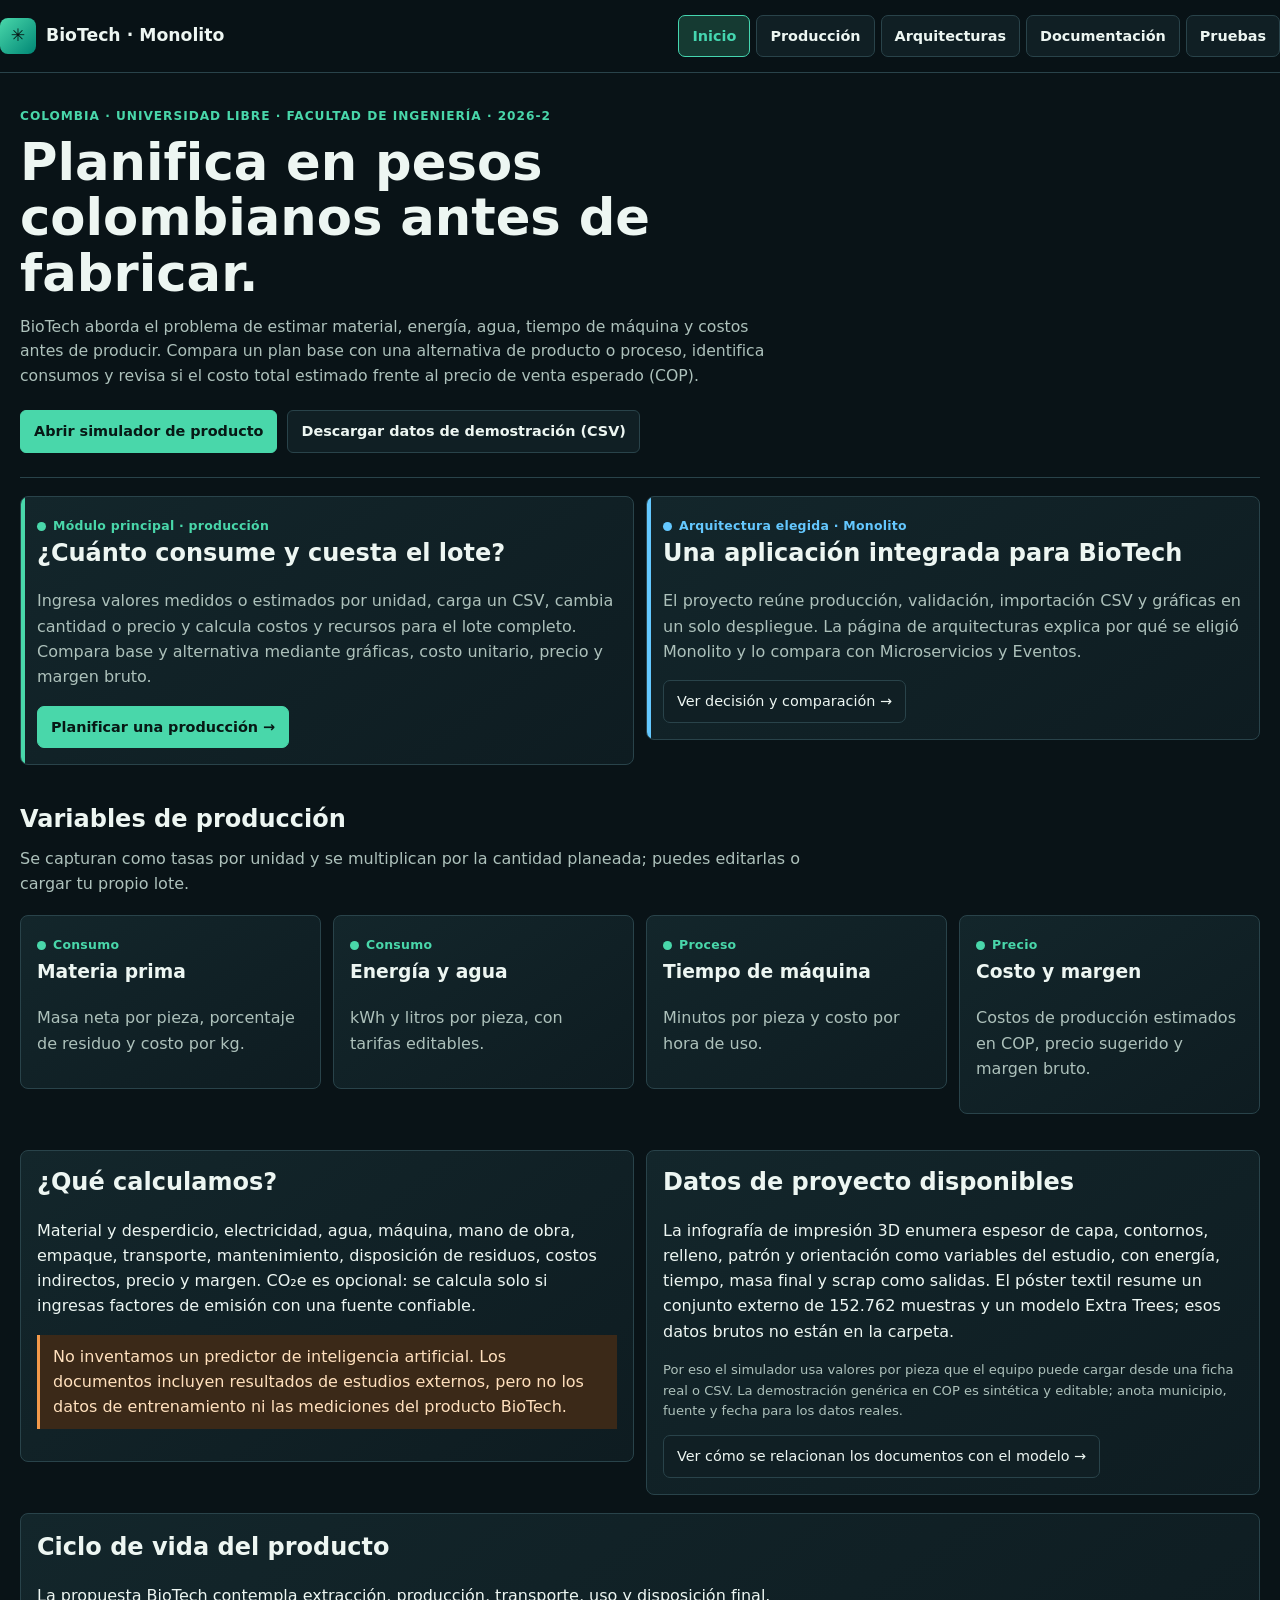
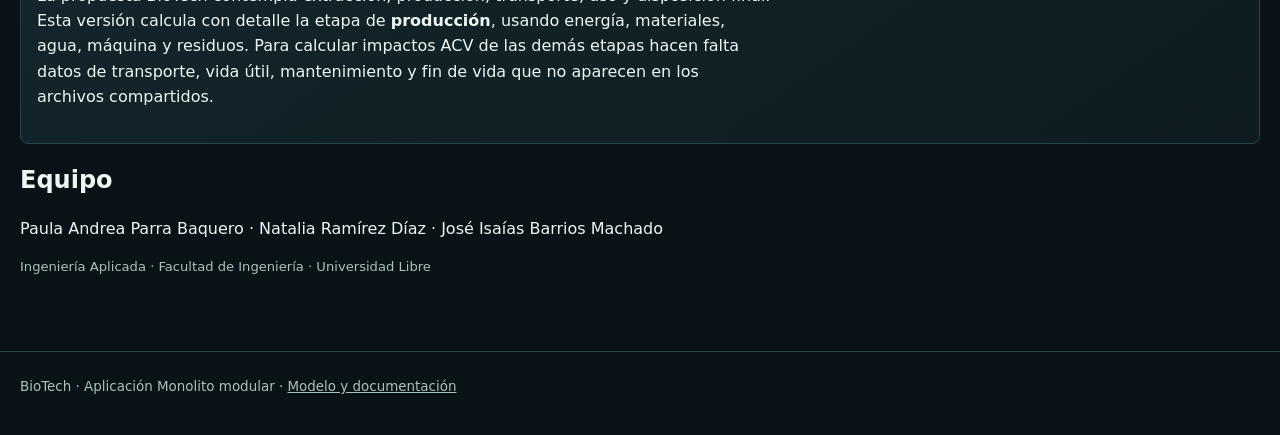
<file: index.html>
<!doctype html>
<html lang="es"><head><meta charset="utf-8"><meta name="viewport" content="width=device-width,initial-scale=1"><meta name="description" content="BioTech integra el cálculo de producción y la comparación de arquitecturas en un monolito modular."><title>BioTech | Aplicación Monolito</title>
<link rel="stylesheet" href="assets/biotech.css?v=20261029-v1">
<link rel="stylesheet" href="assets/production.css?v=20261029-v1">
<link rel="stylesheet" href="assets/simulator.css?v=20261029-v1">
<link rel="stylesheet" href="assets/app-shell.css?v=20261029-v1"></head><body><a class="skip" href="#production">Saltar al contenido de la aplicación</a>
<header class="top"><div class="wrap nav"><a class="brand" href="#inicio"><span class="brand-mark">✳</span>BioTech · Monolito</a><nav class="links" aria-label="Secciones de la aplicación"><a data-route="inicio" href="#inicio">Inicio</a><a data-route="production" href="#production">Producción</a><a data-route="simulador" href="#simulador">Arquitecturas</a><a href="documentacion.html">Documentación</a><a href="pruebas.html">Pruebas</a></nav></div></header>
<main id="app-shell">
<section id="inicio" class="app-view wrap is-active"><section class="hero"><div class="eyebrow">Colombia · Universidad Libre · Facultad de Ingeniería · 2026-2</div><h1>Planifica en pesos colombianos antes de fabricar.</h1><p>BioTech aborda el problema de estimar material, energía, agua, tiempo de máquina y costos antes de producir. Compara un plan base con una alternativa de producto o proceso, identifica consumos y revisa si el costo total estimado frente al precio de venta esperado (COP).</p><div class="hero-actions"><a class="button primary" href="#production">Abrir simulador de producto</a><a class="button" href="datos/produccion_demo.csv" download>Descargar datos de demostración (CSV)</a></div></section>
<section class="section grid g2"><article class="card arch" style="--arch:var(--green)"><span class="badge">Módulo principal · producción</span><h2>¿Cuánto consume y cuesta el lote?</h2><p>Ingresa valores medidos o estimados por unidad, carga un CSV, cambia cantidad o precio y calcula costos y recursos para el lote completo. Compara base y alternativa mediante gráficas, costo unitario, precio y margen bruto.</p><a class="button primary" href="#production">Planificar una producción →</a></article><article class="card arch" style="--arch:var(--event)"><span class="badge">Arquitectura elegida · Monolito</span><h2>Una aplicación integrada para BioTech</h2><p>El proyecto reúne producción, validación, importación CSV y gráficas en un solo despliegue. La página de arquitecturas explica por qué se eligió Monolito y lo compara con Microservicios y Eventos.</p><a class="button" href="#simulador">Ver decisión y comparación →</a></article></section>
<section class="section"><h2 class="section-title">Variables de producción</h2><p class="section-intro">Se capturan como tasas por unidad y se multiplican por la cantidad planeada; puedes editarlas o cargar tu propio lote.</p><div class="grid g4"><article class="card"><span class="badge">Consumo</span><h3>Materia prima</h3><p class="muted">Masa neta por pieza, porcentaje de residuo y costo por kg.</p></article><article class="card"><span class="badge">Consumo</span><h3>Energía y agua</h3><p class="muted">kWh y litros por pieza, con tarifas editables.</p></article><article class="card"><span class="badge">Proceso</span><h3>Tiempo de máquina</h3><p class="muted">Minutos por pieza y costo por hora de uso.</p></article><article class="card"><span class="badge">Precio</span><h3>Costo y margen</h3><p class="muted">Costos de producción estimados en COP, precio sugerido y margen bruto.</p></article></div></section>
<section class="section grid g2"><article class="card"><h2>¿Qué calculamos?</h2><p>Material y desperdicio, electricidad, agua, máquina, mano de obra, empaque, transporte, mantenimiento, disposición de residuos, costos indirectos, precio y margen. CO₂e es opcional: se calcula solo si ingresas factores de emisión con una fuente confiable.</p><p class="callout">No inventamos un predictor de inteligencia artificial. Los documentos incluyen resultados de estudios externos, pero no los datos de entrenamiento ni las mediciones del producto BioTech.</p></article><article class="card"><h2>Datos de proyecto disponibles</h2><p>La infografía de impresión 3D enumera espesor de capa, contornos, relleno, patrón y orientación como variables del estudio, con energía, tiempo, masa final y scrap como salidas. El póster textil resume un conjunto externo de 152.762 muestras y un modelo Extra Trees; esos datos brutos no están en la carpeta.</p><p class="small muted">Por eso el simulador usa valores por pieza que el equipo puede cargar desde una ficha real o CSV. La demostración genérica en COP es sintética y editable; anota municipio, fuente y fecha para los datos reales.</p><a class="button" href="documentacion.html#modelo">Ver cómo se relacionan los documentos con el modelo →</a></article></section>
<section class="section card"><h2>Ciclo de vida del producto</h2><p>La propuesta BioTech contempla extracción, producción, transporte, uso y disposición final. Esta versión calcula con detalle la etapa de <strong>producción</strong>, usando energía, materiales, agua, máquina y residuos. Para calcular impactos ACV de las demás etapas hacen falta datos de transporte, vida útil, mantenimiento y fin de vida que no aparecen en los archivos compartidos.</p></section>
<section class="section"><h2 class="section-title">Equipo</h2><p>Paula Andrea Parra Baquero · Natalia Ramírez Díaz · José Isaías Barrios Machado</p><p class="muted small">Ingeniería Aplicada · Facultad de Ingeniería · Universidad Libre</p></section></section>
<section id="production" class="app-view wrap production-app" data-production-simulator>
<section class="hero hero-compact">
<div class="eyebrow">Cálculo de recursos · costos · sostenibilidad</div>
<h1>¿Cuánto consume y cuesta fabricar este lote?</h1>
<p>Escribe los datos de cualquier producto o carga una plantilla. Primero compara consumos por unidad; luego calcula el costo del lote y el precio sugerido.</p>
<p class="product-current">Producto analizado: <strong data-product-name>Producto personalizado</strong>
</p>
<p class="small muted">Colombia · Pesos colombianos (COP). Sustituye las tarifas de ejemplo por las de tu municipio, proveedor y proceso.</p>
</section>
<section class="prod-layout section">
<aside class="prod-controls card">
  <div class="section-head">
<div>
<span class="eyebrow">01 · Producto y lote</span>
<h2>Datos de entrada</h2>
</div>
<span class="run-state" data-production-run-state>Completa los datos</span>
</div>
  <label class="prod-field">
<span>Producto</span>
<input name="product" type="text" placeholder="Ej. botella, mesa, pieza metálica" maxlength="100">
</label>
  <label class="prod-field">
<span>Municipio donde se produce</span>
<input name="location" type="text" placeholder="Ej. Bogotá D.C. (opcional)" maxlength="80">
</label>
<label class="prod-field">
<span>Fuente y fecha de los datos</span>
<input name="data_source" type="text" placeholder="Ej. factura o ficha técnica, mes/año (opcional)" maxlength="160">
</label>
<label class="prod-field">
<span>Unidades a fabricar</span>
<div class="input-pair">
<input data-label="Unidades a fabricar" name="quantity" type="number" min="1" max="1000000" step="1" required>
<span>unidades</span>
</div>
</label>
  <details class="production-advanced">
<summary>Tarifas y objetivo de rentabilidad</summary>
  <h3>Tarifas de producción · Colombia</h3>
  <button class="button subtle" type="button" data-bogota-tariffs>Usar referencia pública Bogotá · industrial</button>
<p class="small muted">Referencia de servicios públicos; verifica la factura del proceso. Otros valores siguen siendo datos de demostración.</p>
  <label class="prod-field">
<span>Electricidad</span>
<div class="input-pair">
<input data-label="Tarifa de electricidad" name="electricity_rate" type="number" min="0" max="100000000" step="0.0001" required>
<span>COP/kWh</span>
</div>
</label>
  <label class="prod-field">
<span>Agua + alcantarillado</span>
<div class="input-pair">
<input data-label="Tarifa de agua y alcantarillado" name="water_rate" type="number" min="0" max="100000000" step="0.01" required>
<span>COP/m³</span>
</div>
</label>
  <label class="prod-field">
<span>Uso de máquina</span>
<div class="input-pair">
<input data-label="Costo de uso de máquina" name="machine_rate" type="number" min="0" max="100000000" step="100" required>
<span>COP/hora</span>
</div>
</label>
  <label class="prod-field">
<span>Disposición de residuo</span>
<div class="input-pair">
<input data-label="Costo de disposición de residuos" name="waste_rate" type="number" min="0" max="100000000" step="100" required>
<span>COP/kg</span>
</div>
</label>
<label class="prod-field">
<span>Costos indirectos</span>
<div class="input-pair">
<input data-label="Costos indirectos" name="overhead_pct" type="number" min="0" max="300" step="1" required>
<span>% del subtotal</span>
</div>
</label>
<label class="prod-field">
<span>Margen bruto objetivo</span>
<div class="input-pair">
<input data-label="Margen bruto objetivo" name="target_margin_pct" type="number" min="0" max="90" step="1" required>
<span>% del precio</span>
</div>
<small class="muted">Se calcula un precio sugerido para cubrir el costo total estimado y alcanzar este margen.</small>
</label>
</details>
  <div class="button-row">
<button class="button primary run-button" type="button" data-production-run>Calcular lote</button>
<button class="button subtle" type="button" data-production-reset>Restablecer</button>
</div>
<div data-production-errors hidden aria-live="polite">
</div>
  <div class="preset-block">
<div class="preset-title">
<strong>Demostraciones</strong>
<span class="small muted">cargar + calcular</span>
</div>
<div class="scenarios">
<button class="scenario-btn" data-production-preset="demo">Ejemplo genérico (COP)</button>
<button class="scenario-btn" data-production-preset="small">Lote pequeño</button>
<button class="scenario-btn" data-production-preset="large">Lote grande</button>
</div>
</div>
  <details class="csv-loader">
<summary>Cargar datos de producto desde CSV</summary>
<p class="small muted">La plantilla incluye una fila por comparación: lote, plan base, alternativa y tarifas.</p>
<label class="button file-button" for="production-csv-file">Elegir CSV de producción</label>
<input id="production-csv-file" data-production-csv type="file" accept=".csv,text/csv">
<div data-production-csv-ready hidden>
<label for="production-csv-row">Producto del archivo</label>
<select id="production-csv-row" data-production-csv-row>
</select>
<p class="small muted" data-production-csv-message>
</p>
<button class="button" type="button" data-load-production-csv>Cargar variables</button>
</div>
<p class="small">
<a href="datos/produccion_demo.csv" download>Descargar plantilla con datos demostrativos</a>
</p>
</details>
  <details class="csv-loader">
<summary>Factores opcionales para CO₂e</summary>
<p class="small muted">Añádelos solo si tienes factores de una fuente confiable. Si faltan, BioTech no inventa el cálculo de emisiones.</p>
<label class="prod-field">
<span>Electricidad</span>
<div class="input-pair">
<input name="grid_factor" type="number" min="0" max="10000" step="0.001" placeholder="factor">
<span>kg CO₂e/kWh</span>
</div>
</label>
<label class="prod-field">
<span>Material</span>
<div class="input-pair">
<input name="material_factor" type="number" min="0" max="100000" step="0.001" placeholder="factor">
<span>kg CO₂e/kg</span>
</div>
</label>
<label class="prod-field">
<span>Agua</span>
<div class="input-pair">
<input name="water_factor" type="number" min="0" max="100000" step="0.001" placeholder="factor">
<span>kg CO₂e/m³</span>
</div>
</label>
</details>
</aside>
<div class="prod-main">
  <section class="plan-grid">
<article class="card plan-card">
<div class="plan-title">
<span class="plan-mark base-mark">A</span>
<div>
<span class="eyebrow">Referencia</span>
<h2>Plan base</h2>
</div>
</div>
<p class="small muted">Ingresa valores para una unidad que cumple calidad.</p>
<label class="prod-field">
<span>Masa de producto terminado por unidad</span>
<div class="input-pair">
<input data-label="Material base por unidad" name="base_material_kg" type="number" min="0.0001" max="100000" step="0.0001" required>
<span>kg/unidad</span>
</div>
</label>
<label class="prod-field">
<span>Electricidad por unidad</span>
<div class="input-pair">
<input data-label="Electricidad base por unidad" name="base_energy_kwh" type="number" min="0" max="1000000" step="0.001" required>
<span>kWh</span>
</div>
</label>
<label class="prod-field">
<span>Agua por unidad</span>
<div class="input-pair">
<input data-label="Agua base por unidad" name="base_water_l" type="number" min="0" max="1000000" step="0.001" required>
<span>L</span>
</div>
</label>
<label class="prod-field">
<span>Tiempo de máquina</span>
<div class="input-pair">
<input data-label="Tiempo de máquina base" name="base_time_min" type="number" min="0" max="100000" step="0.1" required>
<span>min/unidad</span>
</div>
</label>
<label class="prod-field">
<span>Material perdido o rechazado</span>
<div class="input-pair">
<input data-label="Residuo base" name="base_scrap_pct" type="number" min="0" max="95" step="0.1" required>
<span>% del material que entra</span>
</div>
</label>
<label class="prod-field">
<span>Precio del material</span>
<div class="input-pair">
<input data-label="Precio del material base" name="base_material_price" type="number" min="0" max="1000000000" step="100" required>
<span>COP/kg</span>
</div>
</label>
<label class="prod-field">
<span>Precio de venta previsto</span>
<div class="input-pair">
<input data-label="Precio de venta base" name="base_sale_price" type="number" min="0" max="1000000000" step="100" required>
<span>COP/unidad</span>
</div>
</label>
<details class="plan-advanced">
<summary>Costos adicionales por unidad</summary>
<label class="prod-field">
<span>Mano de obra por unidad</span>
<div class="input-pair">
<input data-label="Mano de obra base" name="base_labor_cop" type="number" min="0" max="1000000000" step="100" required>
<span>COP/unidad</span>
</div>
</label>
<label class="prod-field">
<span>Empaque por unidad</span>
<div class="input-pair">
<input data-label="Empaque base" name="base_packaging_cop" type="number" min="0" max="1000000000" step="100" required>
<span>COP/unidad</span>
</div>
</label>
<label class="prod-field">
<span>Transporte por unidad</span>
<div class="input-pair">
<input data-label="Transporte base" name="base_transport_cop" type="number" min="0" max="1000000000" step="100" required>
<span>COP/unidad</span>
</div>
</label>
<label class="prod-field">
<span>Mantenimiento de máquina</span>
<div class="input-pair">
<input data-label="Mantenimiento base" name="base_maintenance_cop_h" type="number" min="0" max="1000000000" step="100" required>
<span>COP/hora</span>
</div>
</label>
</details>
</article>
  <article class="card plan-card alt-plan">
<div class="plan-title">
<span class="plan-mark alt-mark">B</span>
<div>
<span class="eyebrow">Propuesta</span>
<h2>Alternativa</h2>
</div>
</div>
<p class="small muted">Usa la misma cantidad del plan base y cambia solo lo que estás comparando.</p>
<label class="prod-field">
<span>Masa de producto terminado por unidad</span>
<div class="input-pair">
<input data-label="Material alternativo por unidad" name="alt_material_kg" type="number" min="0.0001" max="100000" step="0.0001" required>
<span>kg/unidad</span>
</div>
</label>
<label class="prod-field">
<span>Electricidad por unidad</span>
<div class="input-pair">
<input data-label="Electricidad alternativa por unidad" name="alt_energy_kwh" type="number" min="0" max="1000000" step="0.001" required>
<span>kWh</span>
</div>
</label>
<label class="prod-field">
<span>Agua por unidad</span>
<div class="input-pair">
<input data-label="Agua alternativa por unidad" name="alt_water_l" type="number" min="0" max="1000000" step="0.001" required>
<span>L</span>
</div>
</label>
<label class="prod-field">
<span>Tiempo de máquina</span>
<div class="input-pair">
<input data-label="Tiempo de máquina alternativo" name="alt_time_min" type="number" min="0" max="100000" step="0.1" required>
<span>min/unidad</span>
</div>
</label>
<label class="prod-field">
<span>Material perdido o rechazado</span>
<div class="input-pair">
<input data-label="Residuo alternativo" name="alt_scrap_pct" type="number" min="0" max="95" step="0.1" required>
<span>% del material que entra</span>
</div>
</label>
<label class="prod-field">
<span>Precio del material</span>
<div class="input-pair">
<input data-label="Precio del material alternativo" name="alt_material_price" type="number" min="0" max="1000000000" step="100" required>
<span>COP/kg</span>
</div>
</label>
<label class="prod-field">
<span>Precio de venta previsto</span>
<div class="input-pair">
<input data-label="Precio de venta alternativo" name="alt_sale_price" type="number" min="0" max="1000000000" step="100" required>
<span>COP/unidad</span>
</div>
</label>
<details class="plan-advanced">
<summary>Costos adicionales por unidad</summary>
<label class="prod-field">
<span>Mano de obra por unidad</span>
<div class="input-pair">
<input data-label="Mano de obra alternativa" name="alt_labor_cop" type="number" min="0" max="1000000000" step="100" required>
<span>COP/unidad</span>
</div>
</label>
<label class="prod-field">
<span>Empaque por unidad</span>
<div class="input-pair">
<input data-label="Empaque alternativo" name="alt_packaging_cop" type="number" min="0" max="1000000000" step="100" required>
<span>COP/unidad</span>
</div>
</label>
<label class="prod-field">
<span>Transporte por unidad</span>
<div class="input-pair">
<input data-label="Transporte alternativo" name="alt_transport_cop" type="number" min="0" max="1000000000" step="100" required>
<span>COP/unidad</span>
</div>
</label>
<label class="prod-field">
<span>Mantenimiento de máquina</span>
<div class="input-pair">
<input data-label="Mantenimiento alternativo" name="alt_maintenance_cop_h" type="number" min="0" max="1000000000" step="100" required>
<span>COP/hora</span>
</div>
</label>
</details>
</article>
</section>
  <section class="card empty-state" data-production-empty>
<span class="eyebrow">Empieza aquí</span>
<h2>Completa tus datos o carga un ejemplo</h2>
<p>Las entradas deben corresponder a tu producto y a una unidad terminada. Al calcular, los resultados aparecen abajo con consumos, costo total, precio sugerido y comparación.</p>
<button class="button primary" type="button" data-empty-preset>Cargar ejemplo sintético en COP</button>
</section>
  <section class="section" data-production-results hidden>
<article class="card production-decision" data-production-decision>
</article>
<section class="calc-flow" data-calc-flow aria-label="Etapas del cálculo">
<article class="flow-step">
<span>01 · Pedido</span>
<strong data-flow-order>
</strong>
</article>
<article class="flow-step">
<span>02 · Material</span>
<strong data-flow-material>
</strong>
</article>
<article class="flow-step">
<span>03 · Recursos</span>
<strong data-flow-resources>
</strong>
</article>
<article class="flow-step">
<span>04 · Costos y precio</span>
<strong data-flow-price>
</strong>
</article>
</section>
    <div class="prod-kpis" data-production-kpis>
</div>
    <div class="grid g2 prod-charts">
<article class="card">
<div class="section-head">
<div>
<span class="eyebrow">Consumo del lote</span>
<h2>Recursos e impacto</h2>
</div>
</div>
<div data-resource-chart>
</div>
<p class="chart-caption">Cada fila usa su propia escala; compara base y alternativa dentro de la misma unidad.</p>
</article>
<article class="card">
<div class="section-head">
<div>
<span class="eyebrow">Desglose de costos</span>
<h2>¿En qué se gasta?</h2>
</div>
</div>
<div data-cost-chart>
</div>
<details class="cost-detail">
<summary>Ver cada rubro de costo</summary>
<div data-cost-detail>
</div>
</details>
</article>
</div>
    <div class="grid g2">
<article class="card">
<h2>Precio y margen bruto estimado</h2>
<div class="sale-results" data-sale-results>
</div>
<p class="small muted">Margen = (precio de venta − costo total por unidad) / precio de venta. Incluye los costos ingresados; impuestos, devoluciones y costos financieros se excluyen.</p>
</article>
<article class="card">
<h2>Huella de carbono (opcional)</h2>
<div data-emissions>
</div>
<p class="small muted">Se calcula con los factores que ingreses: energía + material + agua. Sin fuente de factores no se estima CO₂e.</p>
</article>
</div>
  </section>
  <details class="card production-method">
<summary>Ver fórmulas y de dónde salen las variables</summary>
<div class="method-content">
<p>El modelo es un balance de producción/costos: usa datos de consumo por unidad que se miden, se estiman con una ficha técnica o se cargan desde CSV. Multiplica esas tasas por las unidades del lote y hace explícito el desperdicio.</p>
<ul>
<li>Producto terminado = cantidad × masa neta por unidad.</li>
<li>Material de entrada = masa del producto / (1 − residuo%). Residuo = entrada − producto terminado.</li>
<li>Energía, agua y máquina = consumo por unidad × cantidad (tiempo de máquina convertido a horas).</li>
<li>Costo total estimado = materia prima + energía + agua + máquina + mano de obra + empaque + transporte + mantenimiento + disposición de residuos + costos indirectos.</li>
<li>Costo total unitario = costo total del lote / cantidad.</li>
<li>Margen bruto estimado = (precio de venta − costo total por unidad) / precio de venta.</li>
</ul>
<p>Precio sugerido = costo total unitario / (1 − margen objetivo). El cálculo no inventa una predicción de ML; se puede calibrar con históricos reales de producción.</p>
<p>En la infografía de impresión 3D se identifican variables de diseño como espesor de capa, contornos, relleno, patrón y orientación; las salidas estudiadas incluyen energía, tiempo, masa final y scrap. Esos antecedentes no traen las filas de datos ni los coeficientes del producto BioTech, por eso aquí se capturan tasas unitarias y se comparan con transparencia.</p>
<a href="documentacion.html#modelo">Ver contexto, supuestos y datos faltantes para IA →</a>
</div>
</details>
  <p class="small muted">Ubicación/fuente: <span data-location-summary>sin especificar</span>. Ejemplo genérico sintético en COP, editable. Cálculos de planificación; no son cotización ni medición real. Último cálculo: <span data-produced-at>
</span>
</p>
</div>
</section>
</section>
<section id="simulador" class="app-view wrap" data-simulator data-architecture="all" data-active-architecture="monolith">
<section class="hero hero-compact"><div class="eyebrow">Arquitectura elegida para BioTech · Monolito</div><h1>¿Por qué elegimos Monolito?</h1><p>BioTech se organiza como una sola aplicación modular. Aquí puedes comparar el Monolito con Microservicios y Eventos para entender cuándo tendría sentido cambiar de arquitectura.</p></section>
<section class="architecture-focus card"><div class="section-head"><div><span class="eyebrow">Explora las alternativas</span><h2 data-architecture-name>Monolito</h2></div><span class="pill" data-architecture-status>Elegida para BioTech</span></div><div class="architecture-pickers" role="group" aria-label="Seleccionar arquitectura para ver sus detalles"><button type="button" class="architecture-pick" data-architecture-card="monolith" aria-pressed="true">Monolito</button><button type="button" class="architecture-pick" data-architecture-card="microservices" aria-pressed="false">Microservicios</button><button type="button" class="architecture-pick" data-architecture-card="events" aria-pressed="false">Eventos</button></div><p data-architecture-description>Una sola aplicación integra los módulos del proyecto.</p><div class="architecture-tradeoffs"><p><strong>Ventaja:</strong> <span data-architecture-pro></span></p><p><strong>Limitación:</strong> <span data-architecture-con></span></p></div></section>
<section class="sim-layout section">
<aside class="card control-panel"><div class="section-head"><div><span class="eyebrow">01 · Configuración</span><h2>Variables</h2></div><span class="pill" data-run-state>Resultado calculado</span></div>
<div class="controls compact-controls">
<div class="control"><label for="users-n">Solicitudes al backend por segundo</label><div class="input-pair"><input id="users-n" data-label="Solicitudes al backend por segundo" name="users" type="number" min="10" max="1000" step="10" value="150" required><span>req/s</span></div><input aria-label="Ajustar solicitudes al backend por segundo" name="users" type="range" min="10" max="1000" step="10" value="150"><small>Carga hipotética para comparar Monolito, Microservicios y Eventos; el prototipo actual no tiene backend.</small></div>
<div class="control"><label for="data-n">Datos por solicitud</label><div class="input-pair"><input id="data-n" data-label="Datos por solicitud" name="data" type="number" min="1" max="100" step="1" value="25" required><span>MB</span></div><input aria-label="Ajustar datos por solicitud" name="data" type="range" min="1" max="100" step="1" value="25"></div>
<div class="control"><label for="complexity">Factor de trabajo por solicitud</label><select id="complexity" name="complexity"><option value="1">Bajo · 1,0×</option><option value="1.5" selected>Medio · 1,5×</option><option value="2.5">Alto · 2,5×</option></select><small>Supuesto para el cálculo de capacidad; no representa IA ni una medición del algoritmo de producción.</small></div>
<div class="control"><label for="budget-n">Presupuesto mensual</label><div class="input-pair"><input id="budget-n" data-label="Presupuesto mensual" name="budget" type="number" min="400000" max="40000000" step="200000" value="5000000" required><span>COP/mes</span></div><input aria-label="Ajustar presupuesto mensual" name="budget" type="range" min="400000" max="40000000" step="200000" value="5000000"></div>
</div>
<div class="button-row"><button class="button primary run-button" type="button" data-run>Calcular escenario</button><button class="button subtle" type="button" data-reset>Restablecer</button></div><div data-input-errors hidden aria-live="polite"></div>
<div class="preset-block"><div class="preset-title"><strong>Escenarios predefinidos</strong><span class="small muted">cargar + calcular</span></div><div class="scenarios"><button class="scenario-btn" data-scenario="base">Base</button><button class="scenario-btn" data-scenario="peak">Pico sensores</button><button class="scenario-btn" data-scenario="heavy">Masivo</button><button class="scenario-btn" data-scenario="academic">Académico</button><button class="scenario-btn" data-scenario="industrial">Industrial</button></div></div>
<details class="csv-loader"><summary>Cargar variables desde CSV</summary><p class="small muted">Sube un CSV con las columnas de escenarios del proyecto. Puedes seleccionar una fila, cambiar sus valores y calcular.</p><label class="button file-button" for="csv-file">Elegir archivo CSV</label><input id="csv-file" data-csv-input type="file" accept=".csv,text/csv"><div data-csv-box hidden><label for="csv-row">Escenario del archivo</label><select id="csv-row" data-csv-scenario></select><p class="small muted" data-csv-message></p><button class="button" data-load-csv-row type="button">Cargar variables</button></div><p class="small"><a href="datos/escenarios_modelo.csv" download>Descargar plantilla de escenarios</a></p></details></aside>
<section class="results-column"><div class="recommendation card" data-recommendation></div><div class="alert-box"><h2>Estado del SLA</h2><div data-alerts aria-live="polite"></div></div>
<section class="card visual-card"><div class="section-head"><div><span class="eyebrow">02 · Comparación visual</span><h2>Puntaje por arquitectura</h2></div><span class="pill">0–100 · más alto es mejor</span></div><p class="small muted">Latencia, capacidad de crecimiento, disponibilidad y economía relativa.</p><div data-score-chart></div></section>
<div class="grid g2 visual-pair"><section class="card visual-card"><div class="section-head"><div><span class="eyebrow">Tiempo de respuesta</span><h2>Latencia estimada</h2></div></div><div data-latency-chart></div><p class="chart-caption">La línea marca el SLA de 200 ms.</p></section><section class="card visual-card"><div class="section-head"><div><span class="eyebrow">Recursos</span><h2>Capacidad estimada</h2></div></div><div data-capacity-chart></div></section></div>
<section class="card compact-table"><details><summary>Ver tabla completa de indicadores</summary><div data-comparison></div></details></section>
<details class="card model-note"><summary>¿Cómo calcula el modelo?</summary><p>Usa teoría de colas M/M/c: solicitudes aleatorias, tiempo de servicio exponencial y varias unidades de procesamiento. Las tasas, costos y disponibilidades por arquitectura son parámetros conceptuales que se pueden calibrar con mediciones reales.</p><a href="documentacion.html#modelo">Ver ecuaciones, supuestos y casos de sustentación →</a></details>
<section class="card current-architecture" aria-labelledby="current-arch-title"><div class="section-head"><div><span class="eyebrow">Decisión de arquitectura</span><h2 id="current-arch-title">Monolito modular para BioTech</h2></div><span class="pill">Arquitectura elegida</span></div><p>BioTech reúne producción, comparación de arquitecturas, validación de datos y gráficas en una sola aplicación y un solo despliegue. Sus módulos comparten código y se publican juntos; no son servicios independientes ni hay un intermediario de eventos. En esta versión, JavaScript ejecuta los cálculos en el navegador y GitHub Pages aloja los archivos estáticos.</p><h3>Flujo de entradas y salidas</h3><div class="flow-steps"><div><strong>1 · Entradas</strong><span>Producto, lote, material, desperdicio, consumos, tiempos, tarifas y costos.</span></div><div><strong>2 · Módulo integrado</strong><span>El motor de producción valida y calcula dentro del mismo monolito.</span></div><div><strong>3 · Salidas</strong><span>Material requerido, residuos, energía, agua, costo, precio sugerido y margen.</span></div></div><p>El escenario editable <span data-current-workload>150 solicitudes/seg · 25 MB por solicitud · carga 1,5× · presupuesto COP 5.000.000/mes</span> representa una posible demanda de la plataforma; no es telemetría del cálculo actual. El modelo M/M/c compara servidores hipotéticos para Monolito, Microservicios y Eventos. La aplicación actual no tiene cola de backend, así que no se confunden sus tiempos locales con latencia de servidor.</p><div class="table-scroll"><table><thead><tr><th>Criterio</th><th>Monolito elegido</th><th>Microservicios</th><th>Eventos</th></tr></thead><tbody><tr><td>Organización</td><td>Todos los módulos BioTech en una aplicación</td><td>Servicios independientes por función</td><td>Procesadores separados activados por eventos</td></tr><tr><td>Entradas y salidas</td><td>Formulario de producción → recursos, costos y margen</td><td>La misma operación, distribuida entre servicios</td><td>La misma operación, procesada de forma asíncrona</td></tr><tr><td>Despliegue</td><td>Una versión coordinada y sencilla de publicar</td><td>Varios servicios que se pueden publicar por separado</td><td>Consumidores y cola requieren configuración propia</td></tr><tr><td>Ajuste al alcance actual</td><td>Alto: prototipo académico, equipo pequeño y sin demanda medida</td><td>Bajo: complejidad operativa sin necesidad demostrada</td><td>Bajo: no hay flujos asíncronos ni picos medidos que lo justifiquen</td></tr><tr><td>Límite principal</td><td>Crece como conjunto; esta versión no persiste datos</td><td>Más costos de comunicación, monitoreo y operación</td><td>Resultados pueden ser diferidos y requieren trazabilidad de eventos</td></tr></tbody></table></div><p class="current-verdict"><strong>Por qué elegimos Monolito:</strong> es suficiente para resolver el flujo completo de BioTech, mantiene juntas las entradas, el cálculo y los resultados, y permite demostrarlo con un único despliegue. Si luego aparecen requisitos medidos de persistencia compartida, escalado independiente o procesamiento asíncrono, se puede reevaluar la decisión. La recomendación numérica de la parte superior se refiere solo al escenario de backend simulado, no cambia esta decisión de alcance.</p><a href="documentacion.html#arquitecturas">Ver el modelo, la decisión y sus supuestos →</a></section>
</section></section></section>
</main><footer class="foot"><div class="wrap">BioTech · Aplicación Monolito modular · <a href="documentacion.html">Modelo y documentación</a></div></footer>
<script src="assets/production.js?v=20261029-v1"></script>
<script src="assets/simulator.js?v=20261029-v1"></script>
<script src="assets/app.js?v=20261029-v1"></script></body></html>
</file>
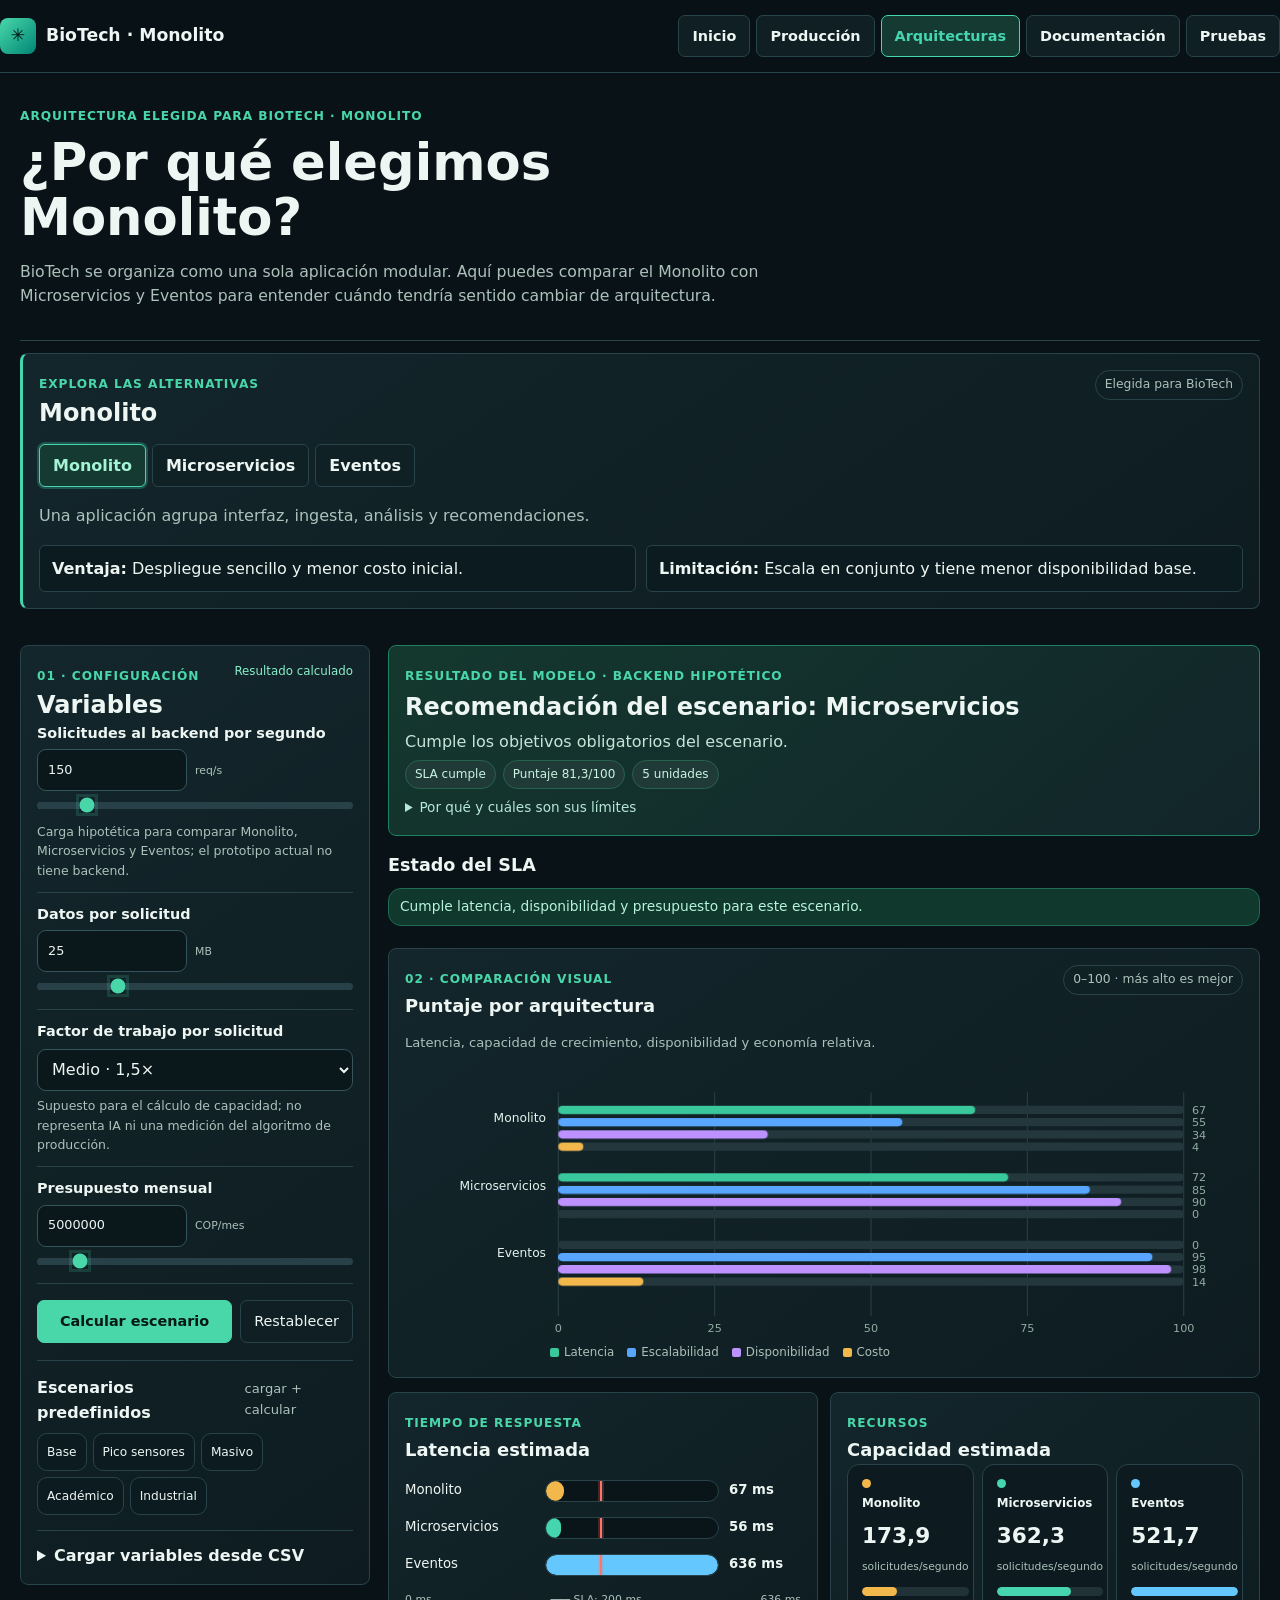
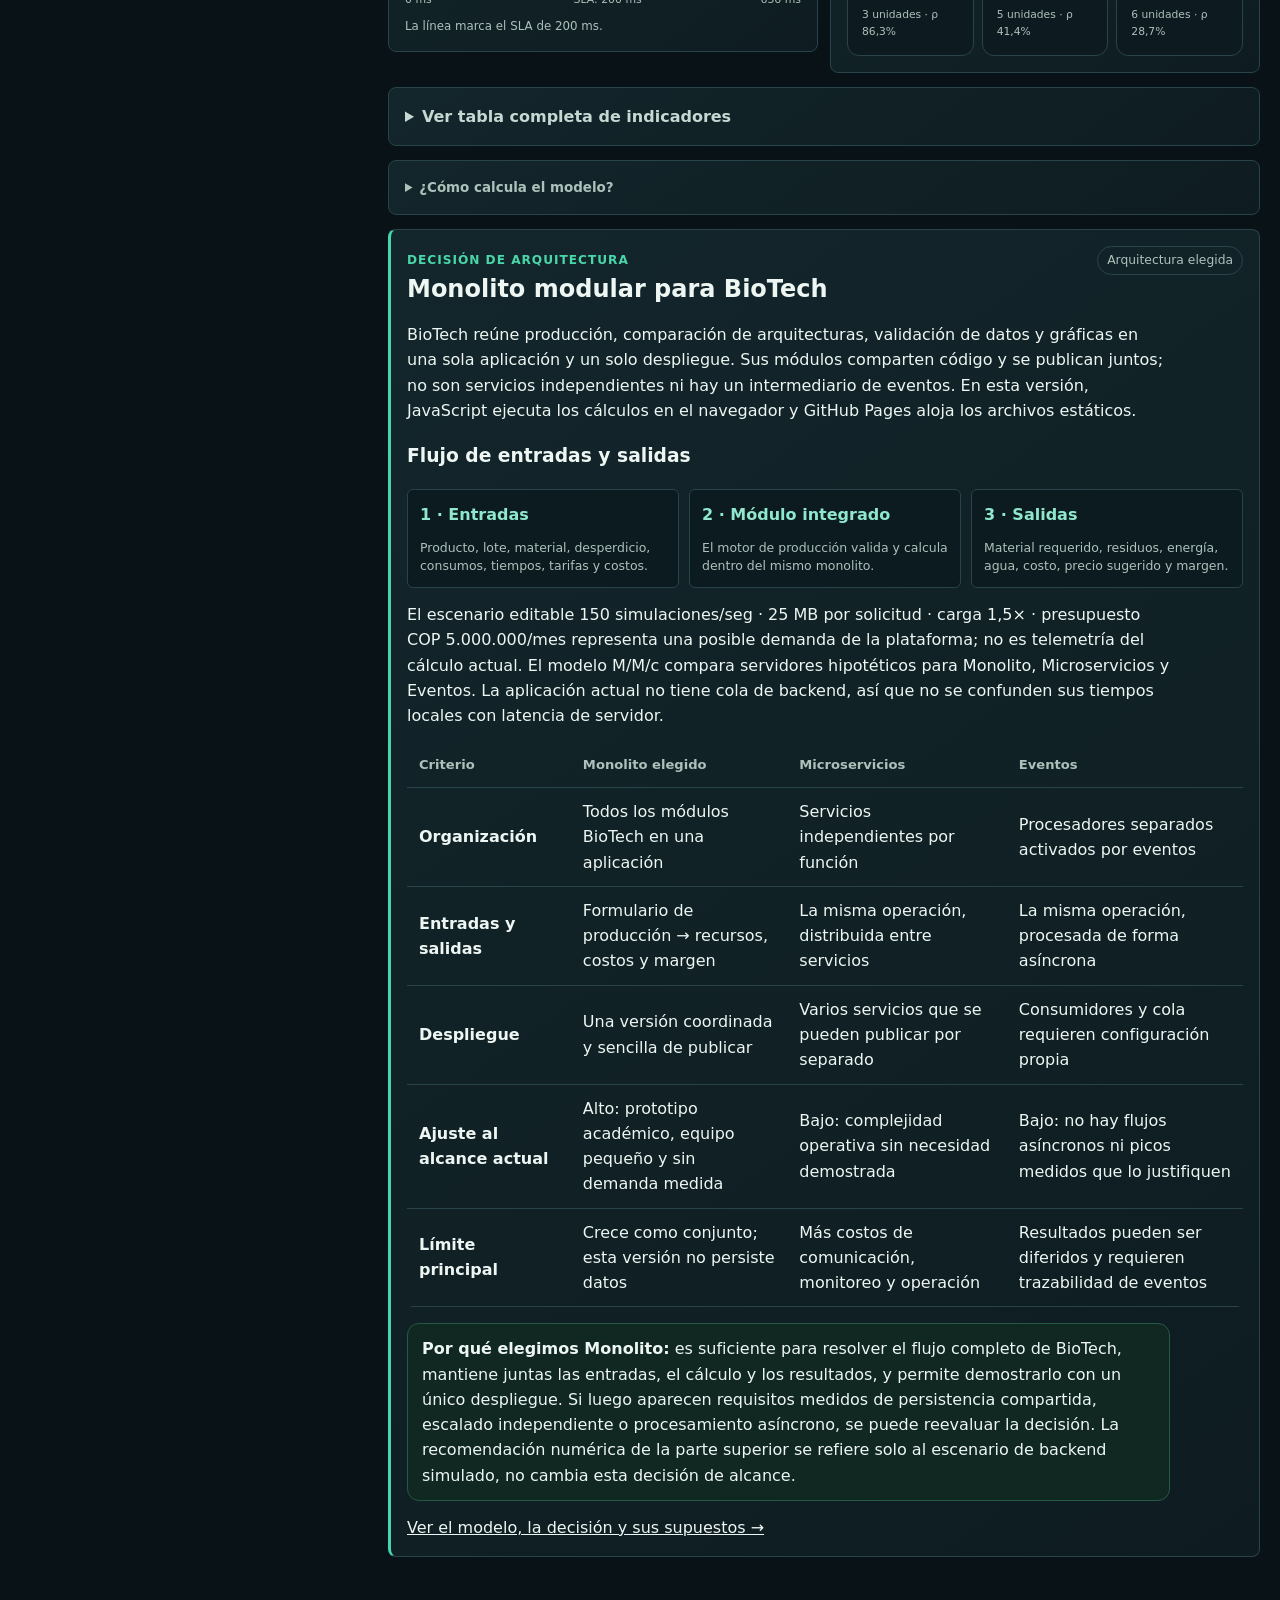
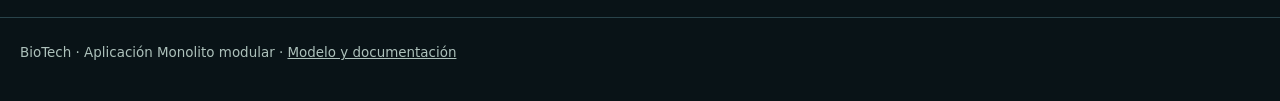
<file: arquitecturas.html>
<!doctype html><html lang="es"><head><meta charset="utf-8"><meta name="viewport" content="width=device-width,initial-scale=1"><meta http-equiv="refresh" content="0;url=index.html#simulador"><title>Abriendo BioTech</title></head><body><p>Esta vista ahora forma parte de la aplicación Monolito. <a href="index.html#simulador">Abrir BioTech</a>.</p><script>window.location.replace('index.html#simulador');</script></body></html>
</file>
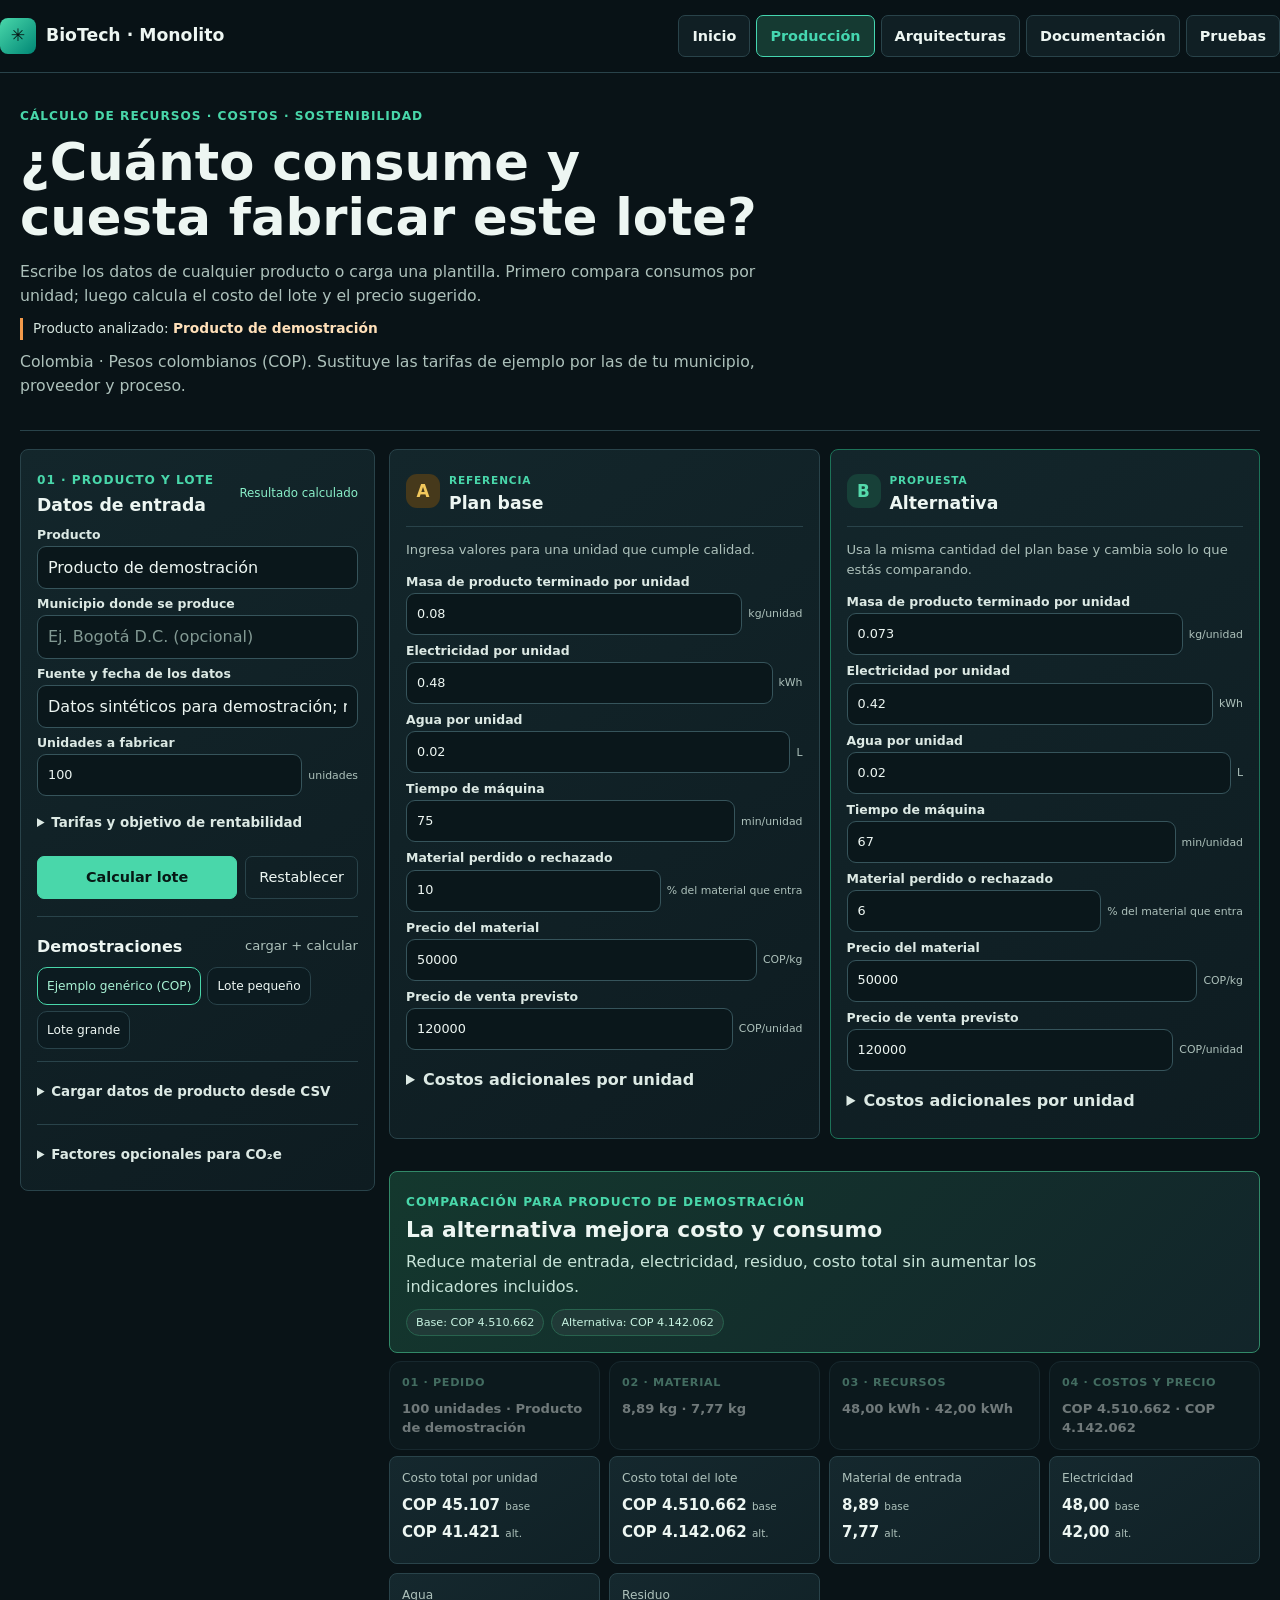
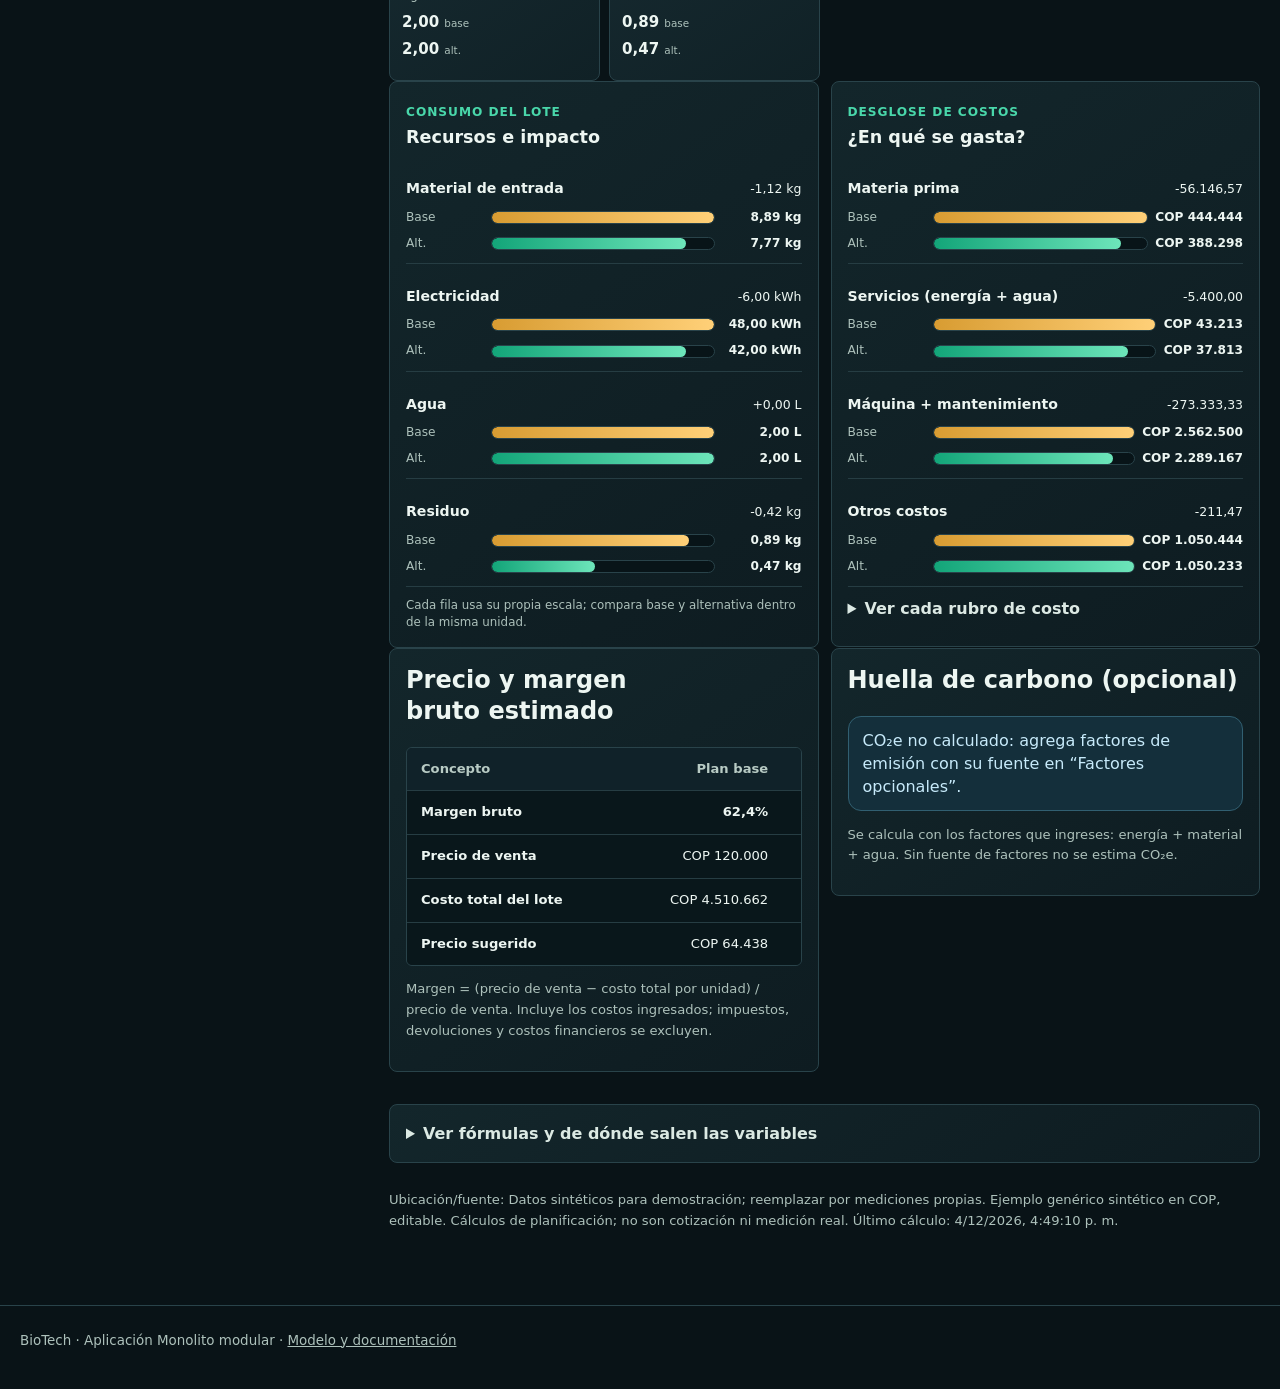
<file: comparador.html>
<!doctype html><html lang="es"><head><meta charset="utf-8"><meta name="viewport" content="width=device-width,initial-scale=1"><meta http-equiv="refresh" content="0;url=index.html#production"><title>Abriendo BioTech</title></head><body><p>Esta vista ahora forma parte de la aplicación Monolito. <a href="index.html#production">Abrir BioTech</a>.</p><script>window.location.replace('index.html#production');</script></body></html>
</file>
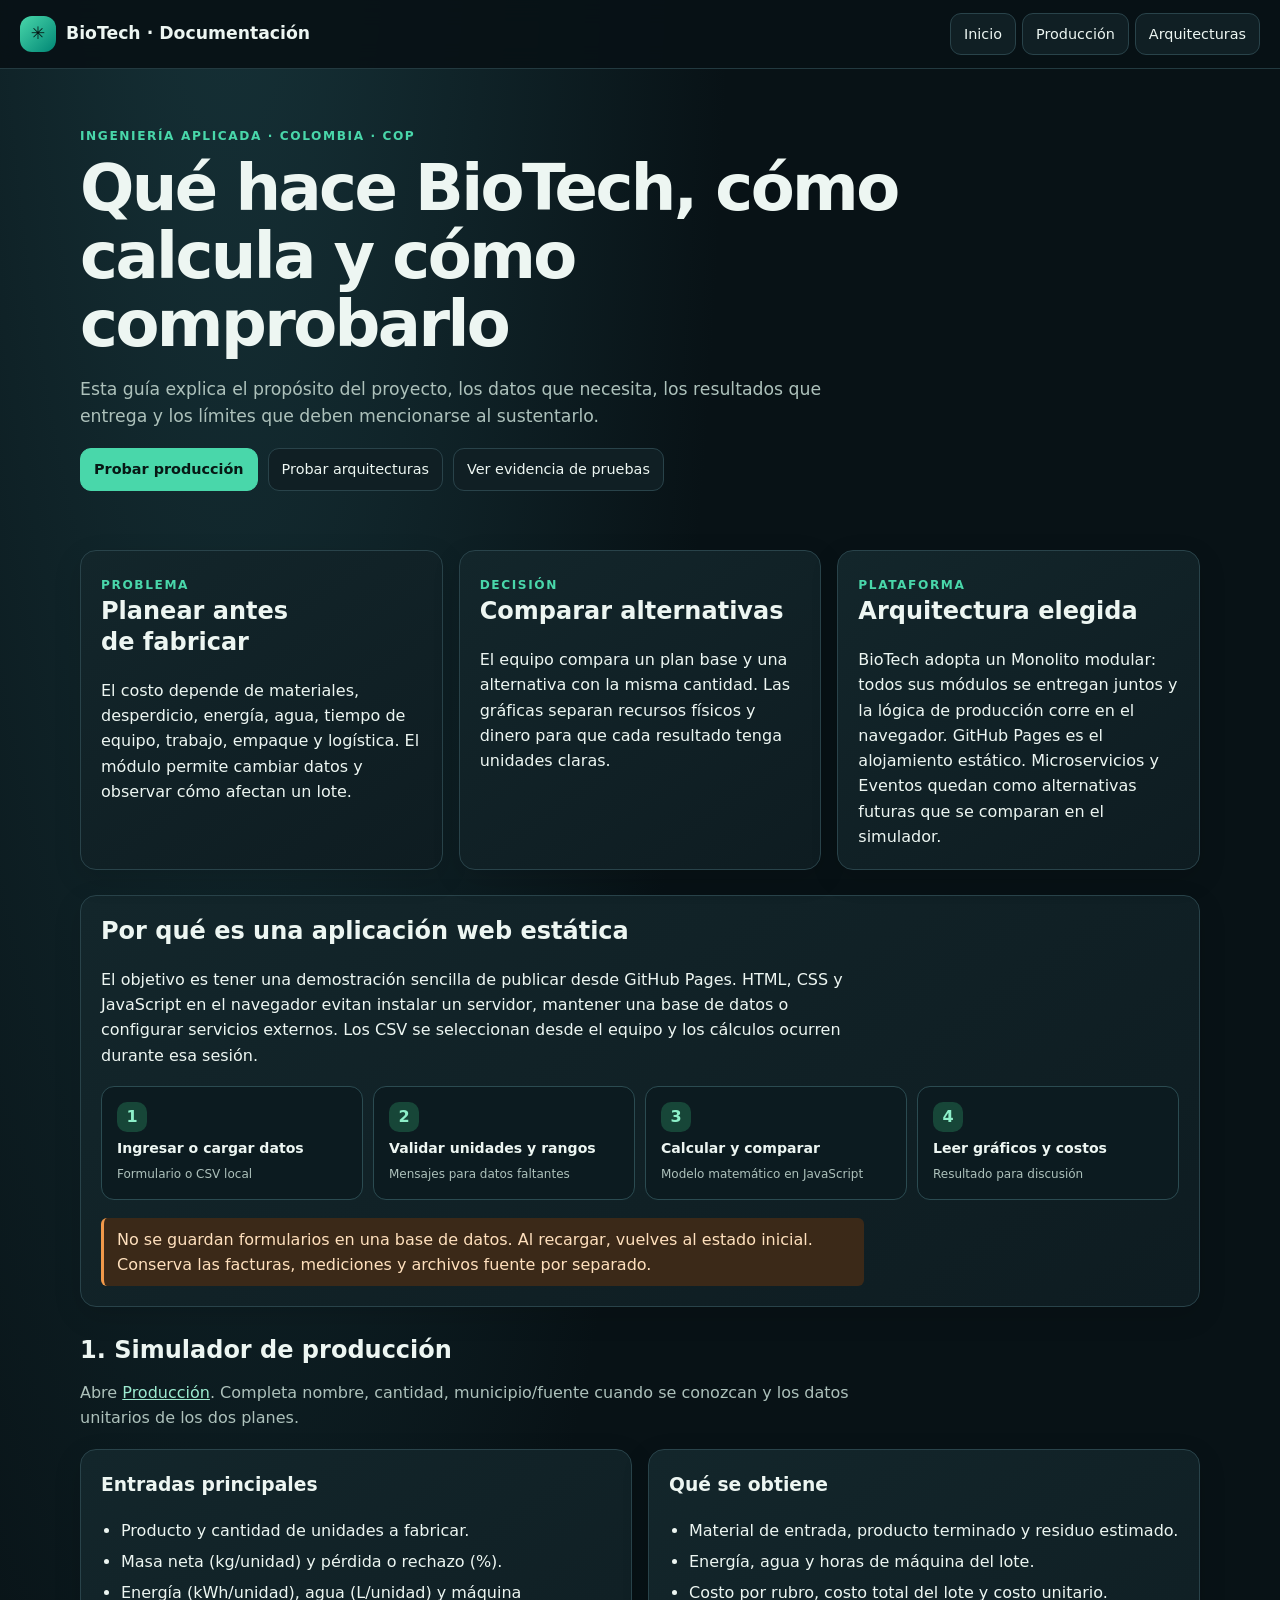
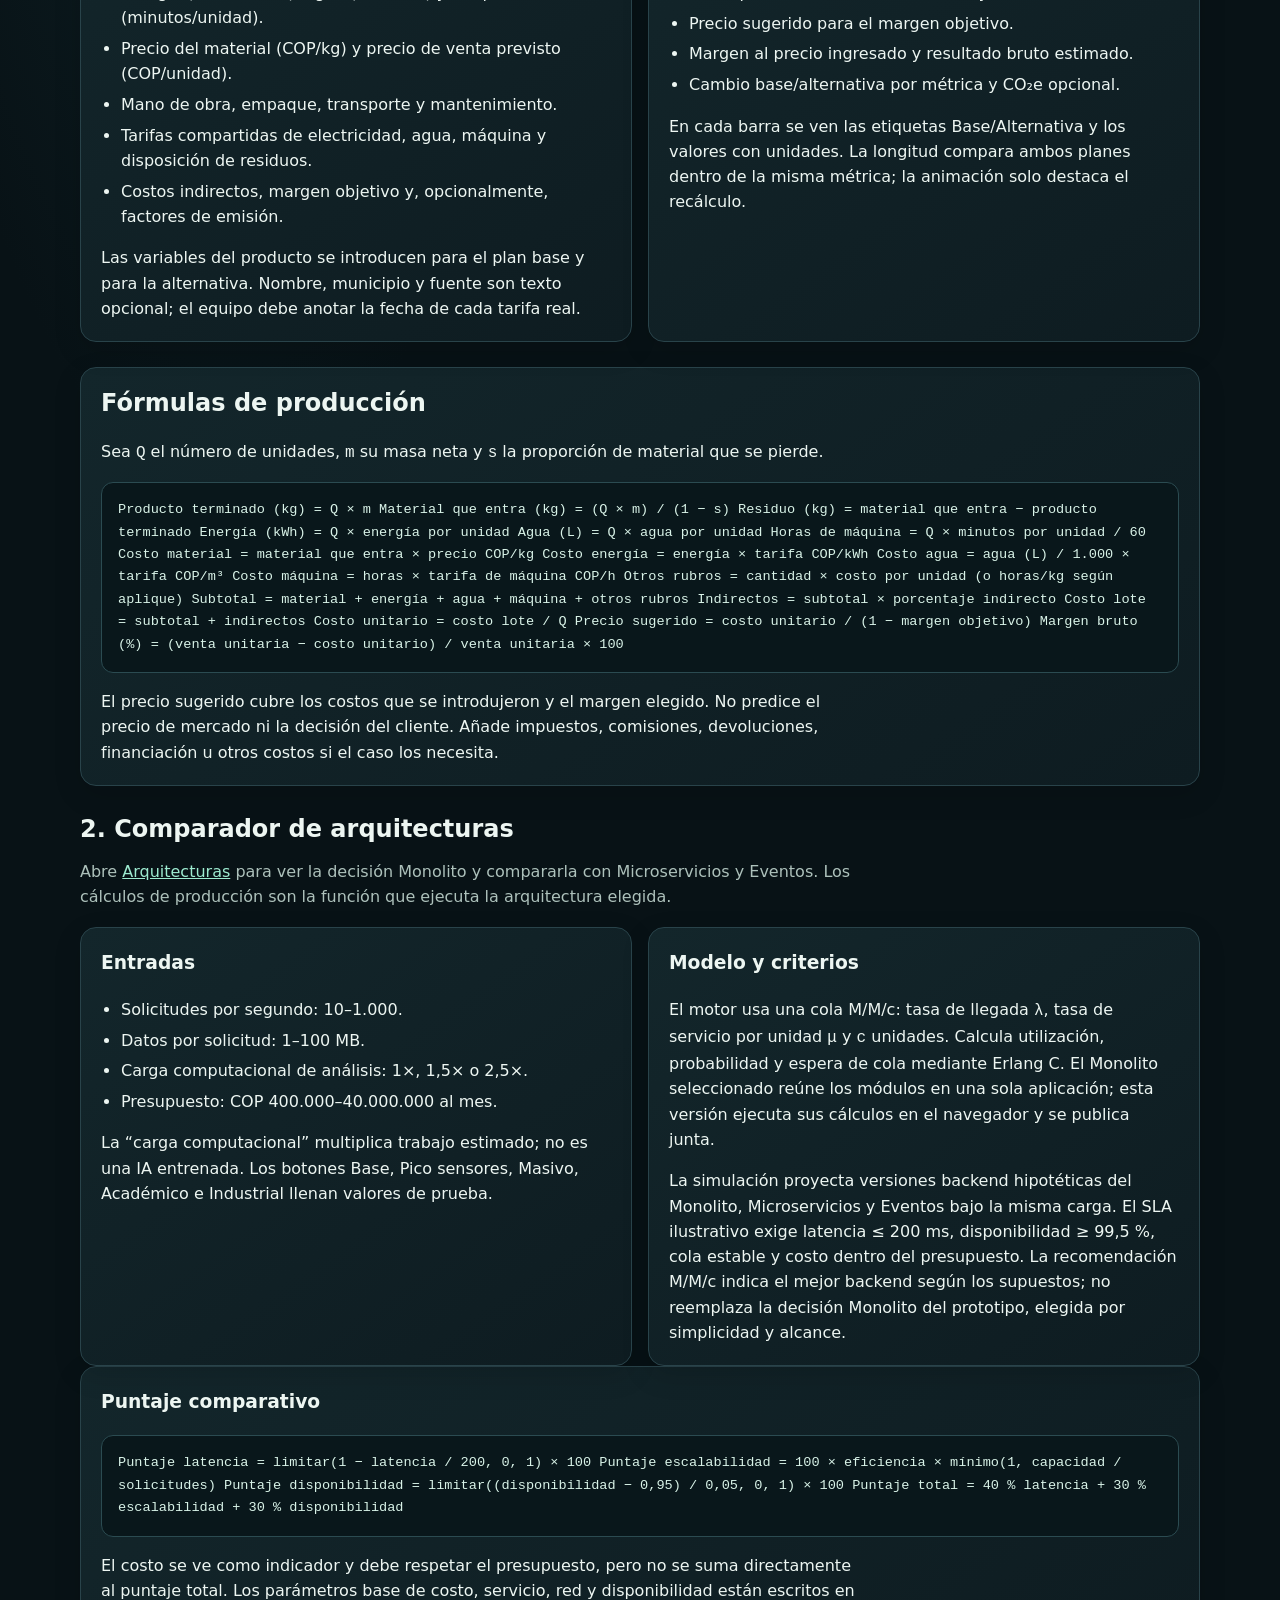
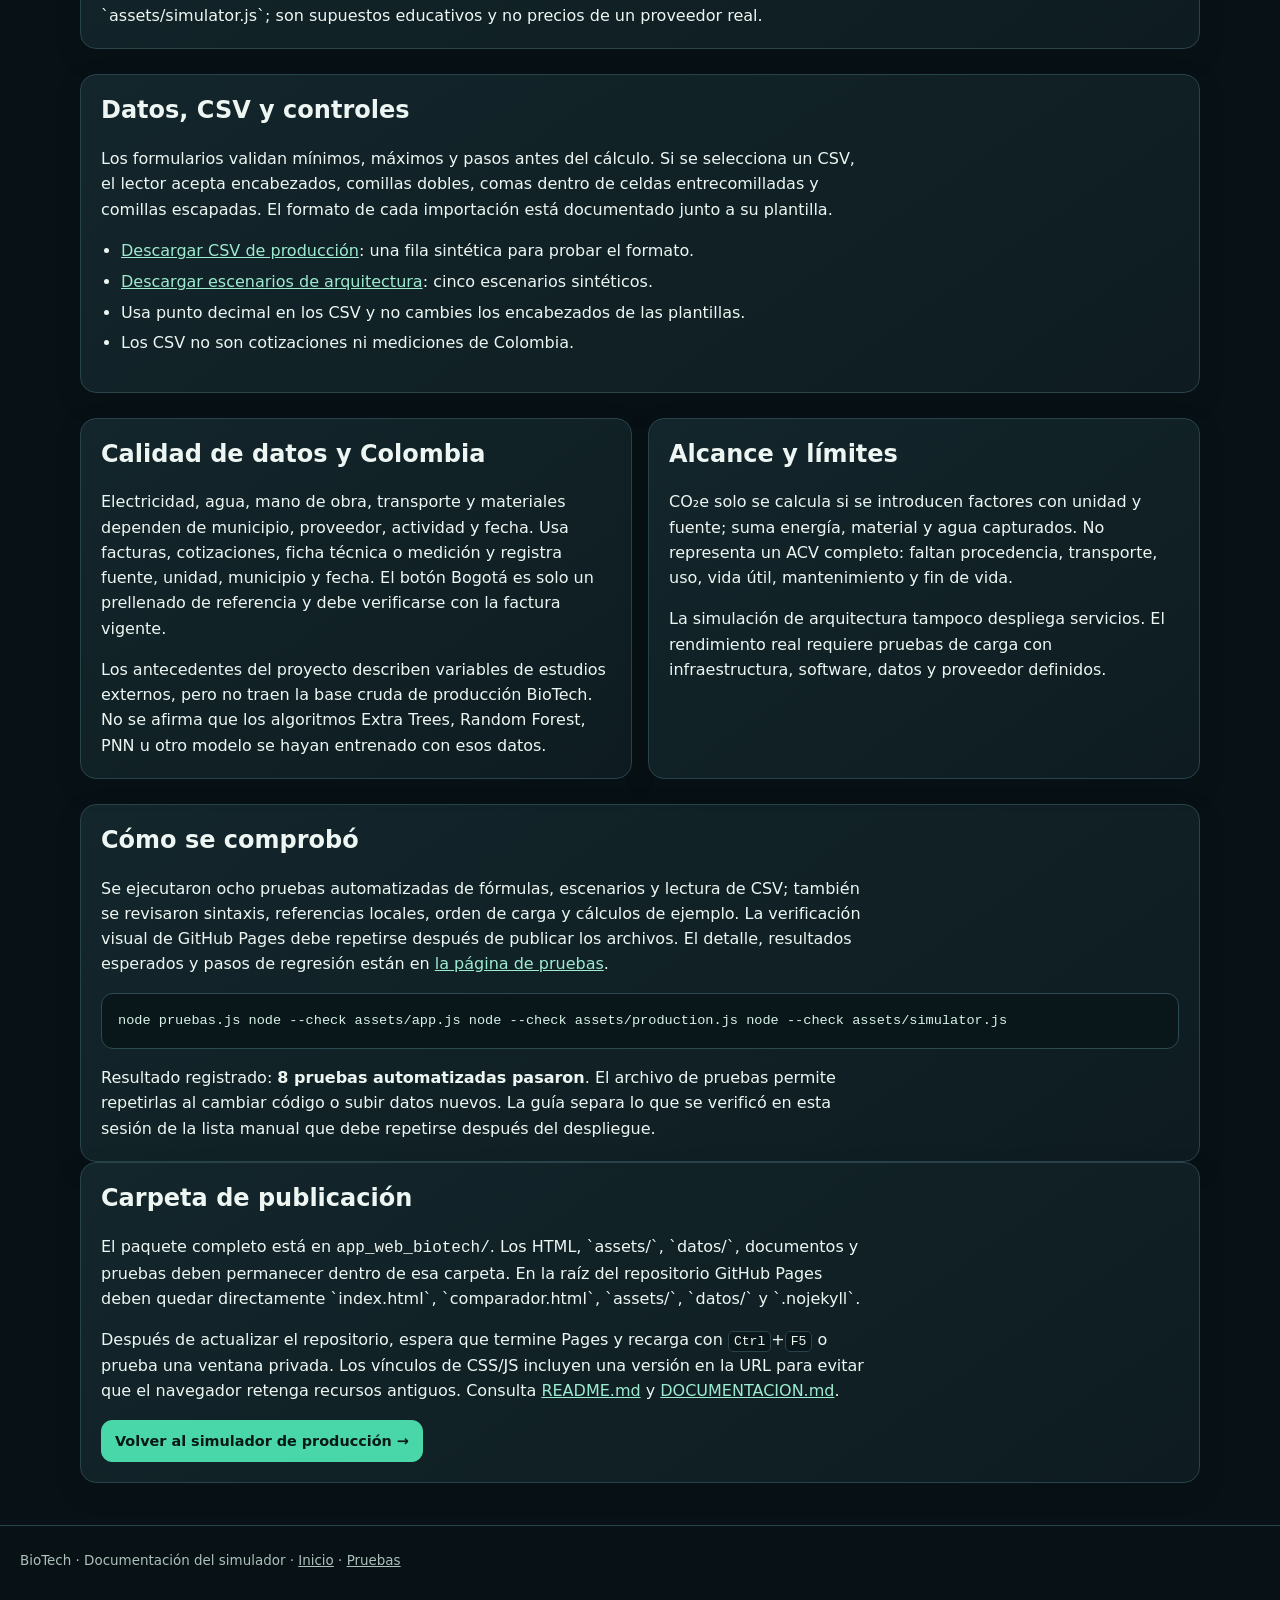
<file: documentacion.html>
<!doctype html>
<html lang="es">
<head>
<meta charset="utf-8">
<meta name="viewport" content="width=device-width,initial-scale=1">
<meta name="description" content="Guía del proyecto BioTech: propósito, uso, variables, modelos, pruebas y límites.">
<title>Documentación del proyecto | BioTech</title>
<link rel="stylesheet" href="assets/biotech.css?v=20261025-4">
<link rel="stylesheet" href="assets/production.css?v=20261025-4">
</head>
<body>
<a class="skip" href="#documentacion">Saltar a la documentación</a>
<header class="top">
  <div class="wrap nav">
    <a class="brand" href="index.html"><span class="brand-mark">✳</span>BioTech · Documentación</a>
    <nav class="links" aria-label="Navegación principal">
      <a href="index.html">Inicio</a><a href="comparador.html">Producción</a><a href="arquitecturas.html">Arquitecturas</a>
    </nav>
  </div>
</header>
<main id="documentacion" class="wrap doc-content">
  <section class="hero hero-compact">
    <div class="eyebrow">Ingeniería Aplicada · Colombia · COP</div>
    <h1>Qué hace BioTech, cómo calcula y cómo comprobarlo</h1>
    <p>Esta guía explica el propósito del proyecto, los datos que necesita, los resultados que entrega y los límites que deben mencionarse al sustentarlo.</p>
    <div class="hero-actions"><a class="button primary" href="comparador.html">Probar producción</a><a class="button" href="arquitecturas.html">Probar arquitecturas</a><a class="button" href="pruebas.html">Ver evidencia de pruebas</a></div>
  </section>

  <section class="section grid g3">
    <article class="card"><span class="eyebrow">Problema</span><h2>Planear antes de fabricar</h2><p>El costo depende de materiales, desperdicio, energía, agua, tiempo de equipo, trabajo, empaque y logística. El módulo permite cambiar datos y observar cómo afectan un lote.</p></article>
    <article class="card"><span class="eyebrow">Decisión</span><h2>Comparar alternativas</h2><p>El equipo compara un plan base y una alternativa con la misma cantidad. Las gráficas separan recursos físicos y dinero para que cada resultado tenga unidades claras.</p></article>
    <article class="card"><span class="eyebrow">Plataforma</span><h2>Arquitectura elegida</h2><p>BioTech adopta un Monolito modular: todos sus módulos se entregan juntos y la lógica de producción corre en el navegador. GitHub Pages es el alojamiento estático. Microservicios y Eventos quedan como alternativas futuras que se comparan en el simulador.</p></article>
  </section>

  <section class="section card">
    <h2>Por qué es una aplicación web estática</h2>
    <p>El objetivo es tener una demostración sencilla de publicar desde GitHub Pages. HTML, CSS y JavaScript en el navegador evitan instalar un servidor, mantener una base de datos o configurar servicios externos. Los CSV se seleccionan desde el equipo y los cálculos ocurren durante esa sesión.</p>
    <div class="doc-flow" aria-label="Flujo del sistema"><div><b>1</b><strong>Ingresar o cargar datos</strong><span>Formulario o CSV local</span></div><div><b>2</b><strong>Validar unidades y rangos</strong><span>Mensajes para datos faltantes</span></div><div><b>3</b><strong>Calcular y comparar</strong><span>Modelo matemático en JavaScript</span></div><div><b>4</b><strong>Leer gráficos y costos</strong><span>Resultado para discusión</span></div></div>
    <p class="callout">No se guardan formularios en una base de datos. Al recargar, vuelves al estado inicial. Conserva las facturas, mediciones y archivos fuente por separado.</p>
  </section>

  <section id="produccion" class="section">
    <h2 class="section-title">1. Simulador de producción</h2>
    <p class="section-intro">Abre <a href="comparador.html">Producción</a>. Completa nombre, cantidad, municipio/fuente cuando se conozcan y los datos unitarios de los dos planes.</p>
    <div class="grid g2">
      <article class="card">
        <h3>Entradas principales</h3>
        <ul>
          <li>Producto y cantidad de unidades a fabricar.</li>
          <li>Masa neta (kg/unidad) y pérdida o rechazo (%).</li>
          <li>Energía (kWh/unidad), agua (L/unidad) y máquina (minutos/unidad).</li>
          <li>Precio del material (COP/kg) y precio de venta previsto (COP/unidad).</li>
          <li>Mano de obra, empaque, transporte y mantenimiento.</li>
          <li>Tarifas compartidas de electricidad, agua, máquina y disposición de residuos.</li>
          <li>Costos indirectos, margen objetivo y, opcionalmente, factores de emisión.</li>
        </ul>
        <p>Las variables del producto se introducen para el plan base y para la alternativa. Nombre, municipio y fuente son texto opcional; el equipo debe anotar la fecha de cada tarifa real.</p>
      </article>
      <article class="card">
        <h3>Qué se obtiene</h3>
        <ul>
          <li>Material de entrada, producto terminado y residuo estimado.</li>
          <li>Energía, agua y horas de máquina del lote.</li>
          <li>Costo por rubro, costo total del lote y costo unitario.</li>
          <li>Precio sugerido para el margen objetivo.</li>
          <li>Margen al precio ingresado y resultado bruto estimado.</li>
          <li>Cambio base/alternativa por métrica y CO₂e opcional.</li>
        </ul>
        <p>En cada barra se ven las etiquetas Base/Alternativa y los valores con unidades. La longitud compara ambos planes dentro de la misma métrica; la animación solo destaca el recálculo.</p>
      </article>
    </div>
  </section>

  <section id="formulas-produccion" class="section card">
    <h2>Fórmulas de producción</h2>
    <p>Sea <code>Q</code> el número de unidades, <code>m</code> su masa neta y <code>s</code> la proporción de material que se pierde.</p>
    <pre class="formula-box"><code>Producto terminado (kg) = Q × m
Material que entra (kg)  = (Q × m) / (1 − s)
Residuo (kg)              = material que entra − producto terminado
Energía (kWh)             = Q × energía por unidad
Agua (L)                  = Q × agua por unidad
Horas de máquina          = Q × minutos por unidad / 60

Costo material   = material que entra × precio COP/kg
Costo energía    = energía × tarifa COP/kWh
Costo agua       = agua (L) / 1.000 × tarifa COP/m³
Costo máquina    = horas × tarifa de máquina COP/h
Otros rubros     = cantidad × costo por unidad (o horas/kg según aplique)
Subtotal         = material + energía + agua + máquina + otros rubros
Indirectos       = subtotal × porcentaje indirecto
Costo lote       = subtotal + indirectos
Costo unitario   = costo lote / Q
Precio sugerido  = costo unitario / (1 − margen objetivo)
Margen bruto (%) = (venta unitaria − costo unitario) / venta unitaria × 100</code></pre>
    <p>El precio sugerido cubre los costos que se introdujeron y el margen elegido. No predice el precio de mercado ni la decisión del cliente. Añade impuestos, comisiones, devoluciones, financiación u otros costos si el caso los necesita.</p>
  </section>

  <section id="arquitecturas" class="section">
    <h2 class="section-title">2. Comparador de arquitecturas</h2>
    <p class="section-intro">Abre <a href="arquitecturas.html">Arquitecturas</a> para ver la decisión Monolito y compararla con Microservicios y Eventos. Los cálculos de producción son la función que ejecuta la arquitectura elegida.</p>
    <div class="grid g2">
      <article class="card"><h3>Entradas</h3><ul><li>Solicitudes por segundo: 10–1.000.</li><li>Datos por solicitud: 1–100 MB.</li><li>Carga computacional de análisis: 1×, 1,5× o 2,5×.</li><li>Presupuesto: COP 400.000–40.000.000 al mes.</li></ul><p>La “carga computacional” multiplica trabajo estimado; no es una IA entrenada. Los botones Base, Pico sensores, Masivo, Académico e Industrial llenan valores de prueba.</p></article>
      <article class="card"><h3>Modelo y criterios</h3><p>El motor usa una cola M/M/c: tasa de llegada <code>λ</code>, tasa de servicio por unidad <code>μ</code> y <code>c</code> unidades. Calcula utilización, probabilidad y espera de cola mediante Erlang C. El Monolito seleccionado reúne los módulos en una sola aplicación; esta versión ejecuta sus cálculos en el navegador y se publica junta.</p><p>La simulación proyecta versiones backend hipotéticas del Monolito, Microservicios y Eventos bajo la misma carga. El SLA ilustrativo exige latencia ≤ 200 ms, disponibilidad ≥ 99,5 %, cola estable y costo dentro del presupuesto. La recomendación M/M/c indica el mejor backend según los supuestos; no reemplaza la decisión Monolito del prototipo, elegida por simplicidad y alcance.</p></article>
    </div>
    <div class="section card">
      <h3>Puntaje comparativo</h3>
      <pre class="formula-box"><code>Puntaje latencia        = limitar(1 − latencia / 200, 0, 1) × 100
Puntaje escalabilidad   = 100 × eficiencia × mínimo(1, capacidad / solicitudes)
Puntaje disponibilidad = limitar((disponibilidad − 0,95) / 0,05, 0, 1) × 100
Puntaje total           = 40 % latencia + 30 % escalabilidad + 30 % disponibilidad</code></pre>
      <p>El costo se ve como indicador y debe respetar el presupuesto, pero no se suma directamente al puntaje total. Los parámetros base de costo, servicio, red y disponibilidad están escritos en `assets/simulator.js`; son supuestos educativos y no precios de un proveedor real.</p>
    </div>
  </section>

  <section id="datos" class="section card">
    <h2>Datos, CSV y controles</h2>
    <p>Los formularios validan mínimos, máximos y pasos antes del cálculo. Si se selecciona un CSV, el lector acepta encabezados, comillas dobles, comas dentro de celdas entrecomilladas y comillas escapadas. El formato de cada importación está documentado junto a su plantilla.</p>
    <ul><li><a href="datos/produccion_demo.csv" download>Descargar CSV de producción</a>: una fila sintética para probar el formato.</li><li><a href="datos/escenarios_modelo.csv" download>Descargar escenarios de arquitectura</a>: cinco escenarios sintéticos.</li><li>Usa punto decimal en los CSV y no cambies los encabezados de las plantillas.</li><li>Los CSV no son cotizaciones ni mediciones de Colombia.</li></ul>
  </section>

  <section id="calidad-y-limites" class="section grid g2">
    <article class="card"><h2>Calidad de datos y Colombia</h2><p>Electricidad, agua, mano de obra, transporte y materiales dependen de municipio, proveedor, actividad y fecha. Usa facturas, cotizaciones, ficha técnica o medición y registra fuente, unidad, municipio y fecha. El botón Bogotá es solo un prellenado de referencia y debe verificarse con la factura vigente.</p><p>Los antecedentes del proyecto describen variables de estudios externos, pero no traen la base cruda de producción BioTech. No se afirma que los algoritmos Extra Trees, Random Forest, PNN u otro modelo se hayan entrenado con esos datos.</p></article>
    <article class="card"><h2>Alcance y límites</h2><p>CO₂e solo se calcula si se introducen factores con unidad y fuente; suma energía, material y agua capturados. No representa un ACV completo: faltan procedencia, transporte, uso, vida útil, mantenimiento y fin de vida.</p><p>La simulación de arquitectura tampoco despliega servicios. El rendimiento real requiere pruebas de carga con infraestructura, software, datos y proveedor definidos.</p></article>
  </section>

  <section id="pruebas" class="section card">
    <h2>Cómo se comprobó</h2>
    <p>Se ejecutaron ocho pruebas automatizadas de fórmulas, escenarios y lectura de CSV; también se revisaron sintaxis, referencias locales, orden de carga y cálculos de ejemplo. La verificación visual de GitHub Pages debe repetirse después de publicar los archivos. El detalle, resultados esperados y pasos de regresión están en <a href="pruebas.html">la página de pruebas</a>.</p>
    <pre class="formula-box"><code>node pruebas.js
node --check assets/app.js
node --check assets/production.js
node --check assets/simulator.js</code></pre>
    <p>Resultado registrado: <strong>8 pruebas automatizadas pasaron</strong>. El archivo de pruebas permite repetirlas al cambiar código o subir datos nuevos. La guía separa lo que se verificó en esta sesión de la lista manual que debe repetirse después del despliegue.</p>
  </section>

  <section class="section card">
    <h2>Carpeta de publicación</h2>
    <p>El paquete completo está en <code>app_web_biotech/</code>. Los HTML, `assets/`, `datos/`, documentos y pruebas deben permanecer dentro de esa carpeta. En la raíz del repositorio GitHub Pages deben quedar directamente `index.html`, `comparador.html`, `assets/`, `datos/` y `.nojekyll`.</p>
    <p>Después de actualizar el repositorio, espera que termine Pages y recarga con <kbd>Ctrl</kbd>+<kbd>F5</kbd> o prueba una ventana privada. Los vínculos de CSS/JS incluyen una versión en la URL para evitar que el navegador retenga recursos antiguos. Consulta <a href="README.md">README.md</a> y <a href="DOCUMENTACION.md">DOCUMENTACION.md</a>.</p>
    <a class="button primary" href="comparador.html">Volver al simulador de producción →</a>
  </section>
</main>
<footer class="foot"><div class="wrap">BioTech · Documentación del simulador · <a href="index.html">Inicio</a> · <a href="pruebas.html">Pruebas</a></div></footer>
</body>
</html>
</file>
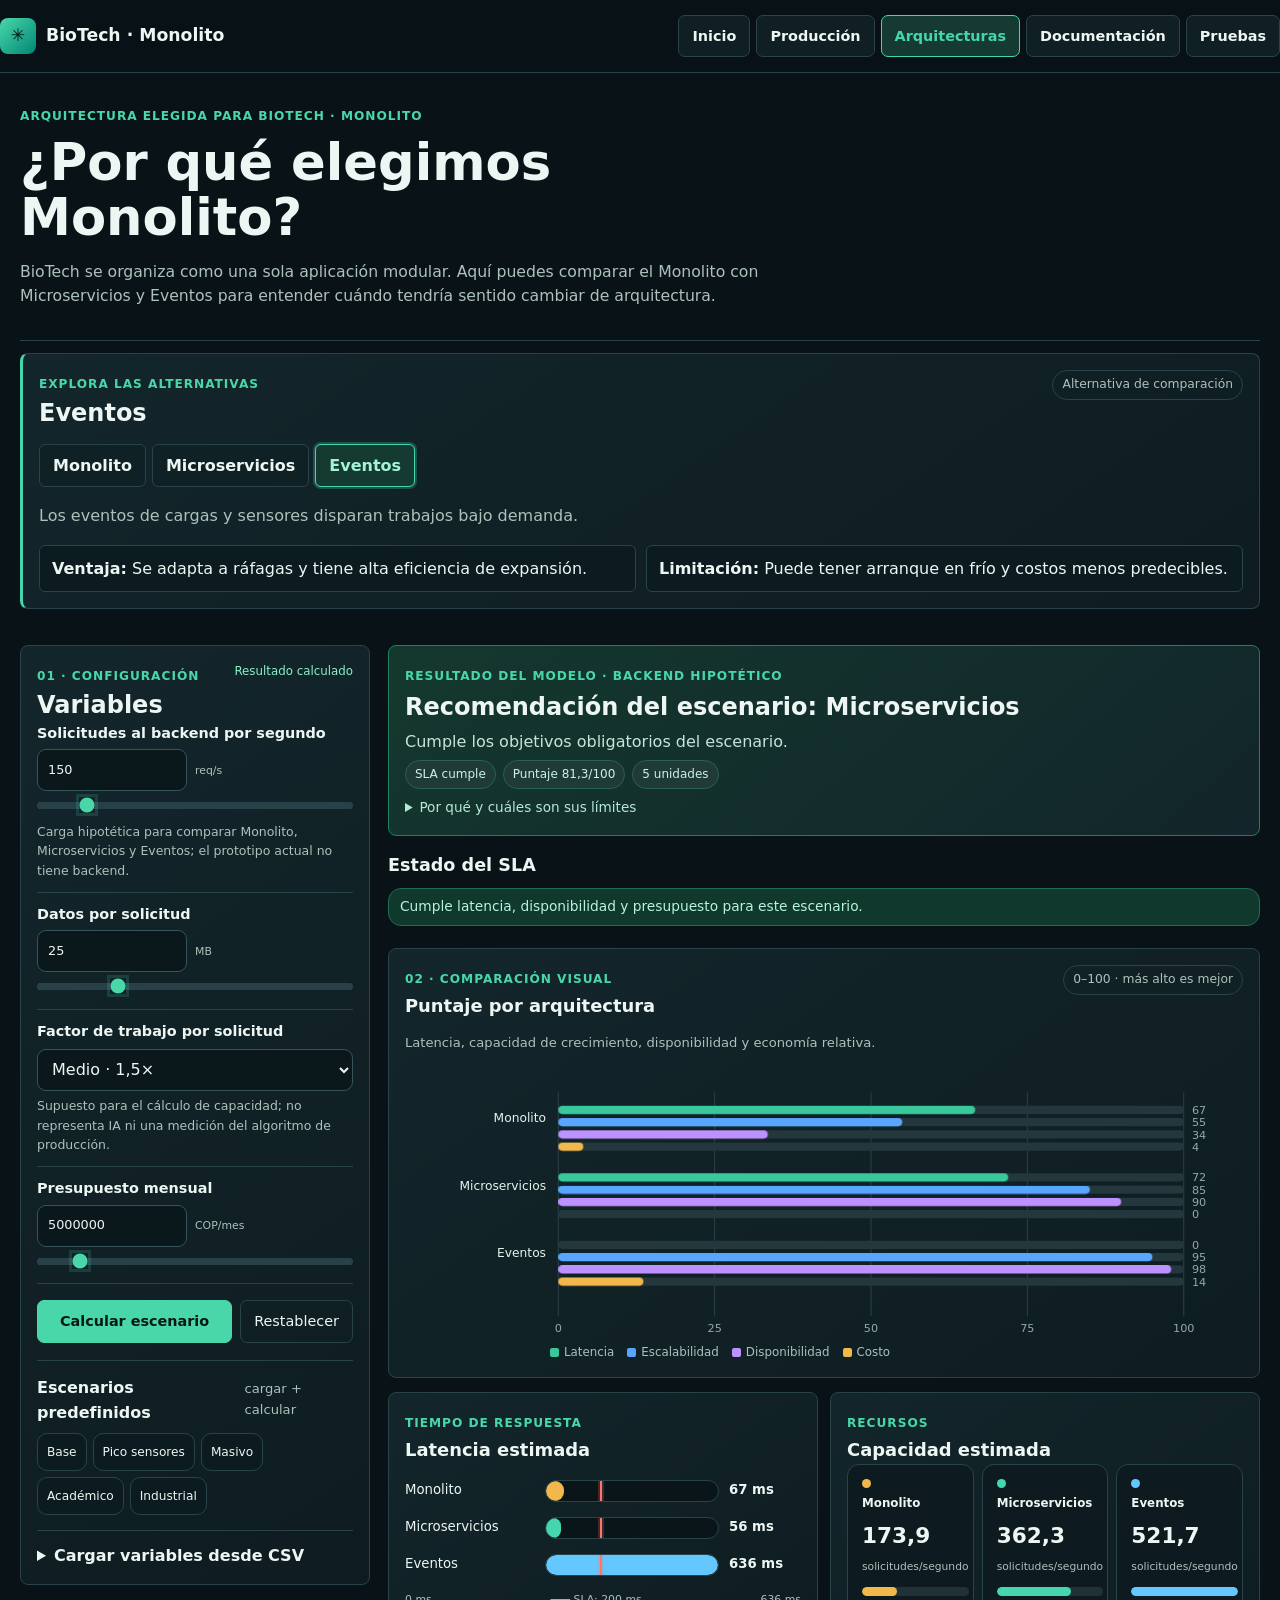
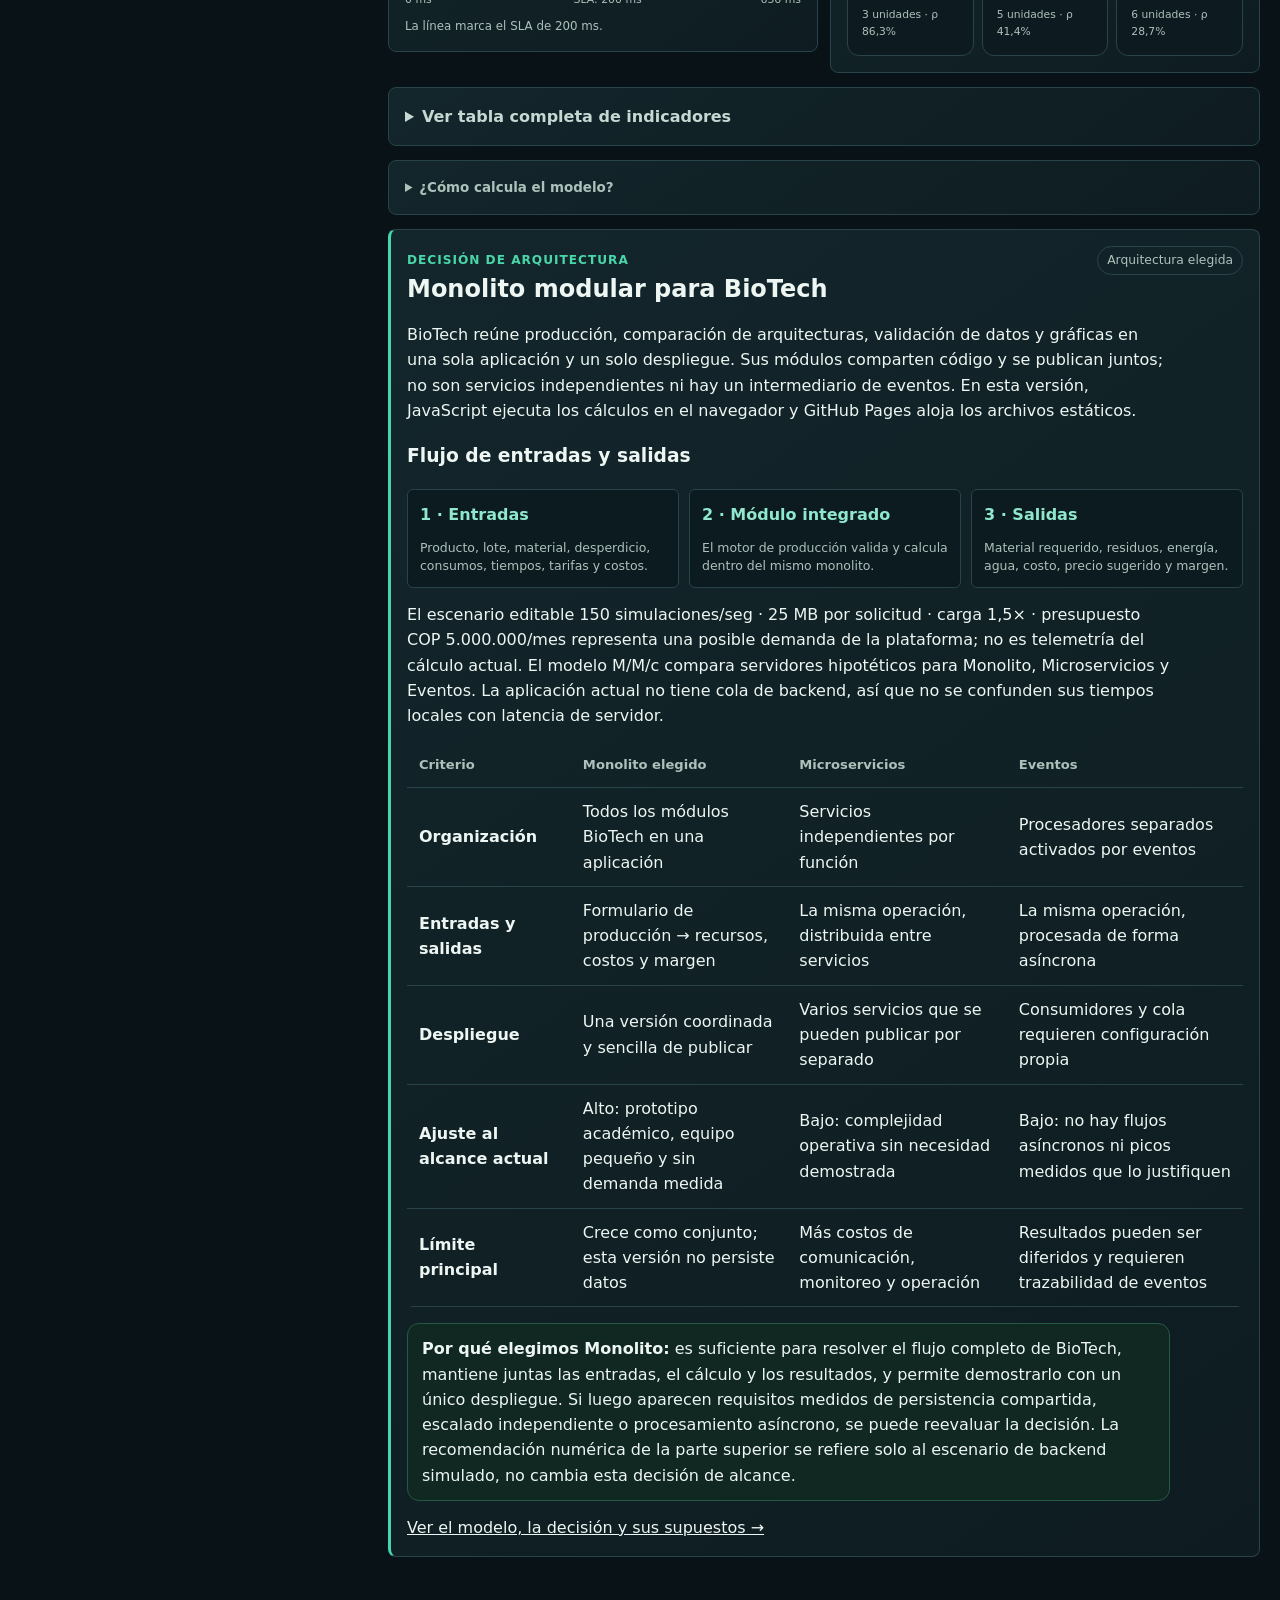
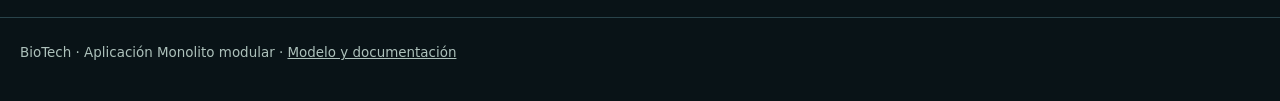
<file: eventos.html>
<!doctype html><html lang="es"><head><meta charset="utf-8"><meta name="viewport" content="width=device-width,initial-scale=1"><meta http-equiv="refresh" content="0;url=index.html?architecture=events#simulador"><title>Abriendo BioTech</title></head><body><p>Esta vista ahora forma parte de la aplicación Monolito. <a href="index.html?architecture=events#simulador">Abrir BioTech</a>.</p><script>window.location.replace('index.html?architecture=events#simulador');</script></body></html>
</file>
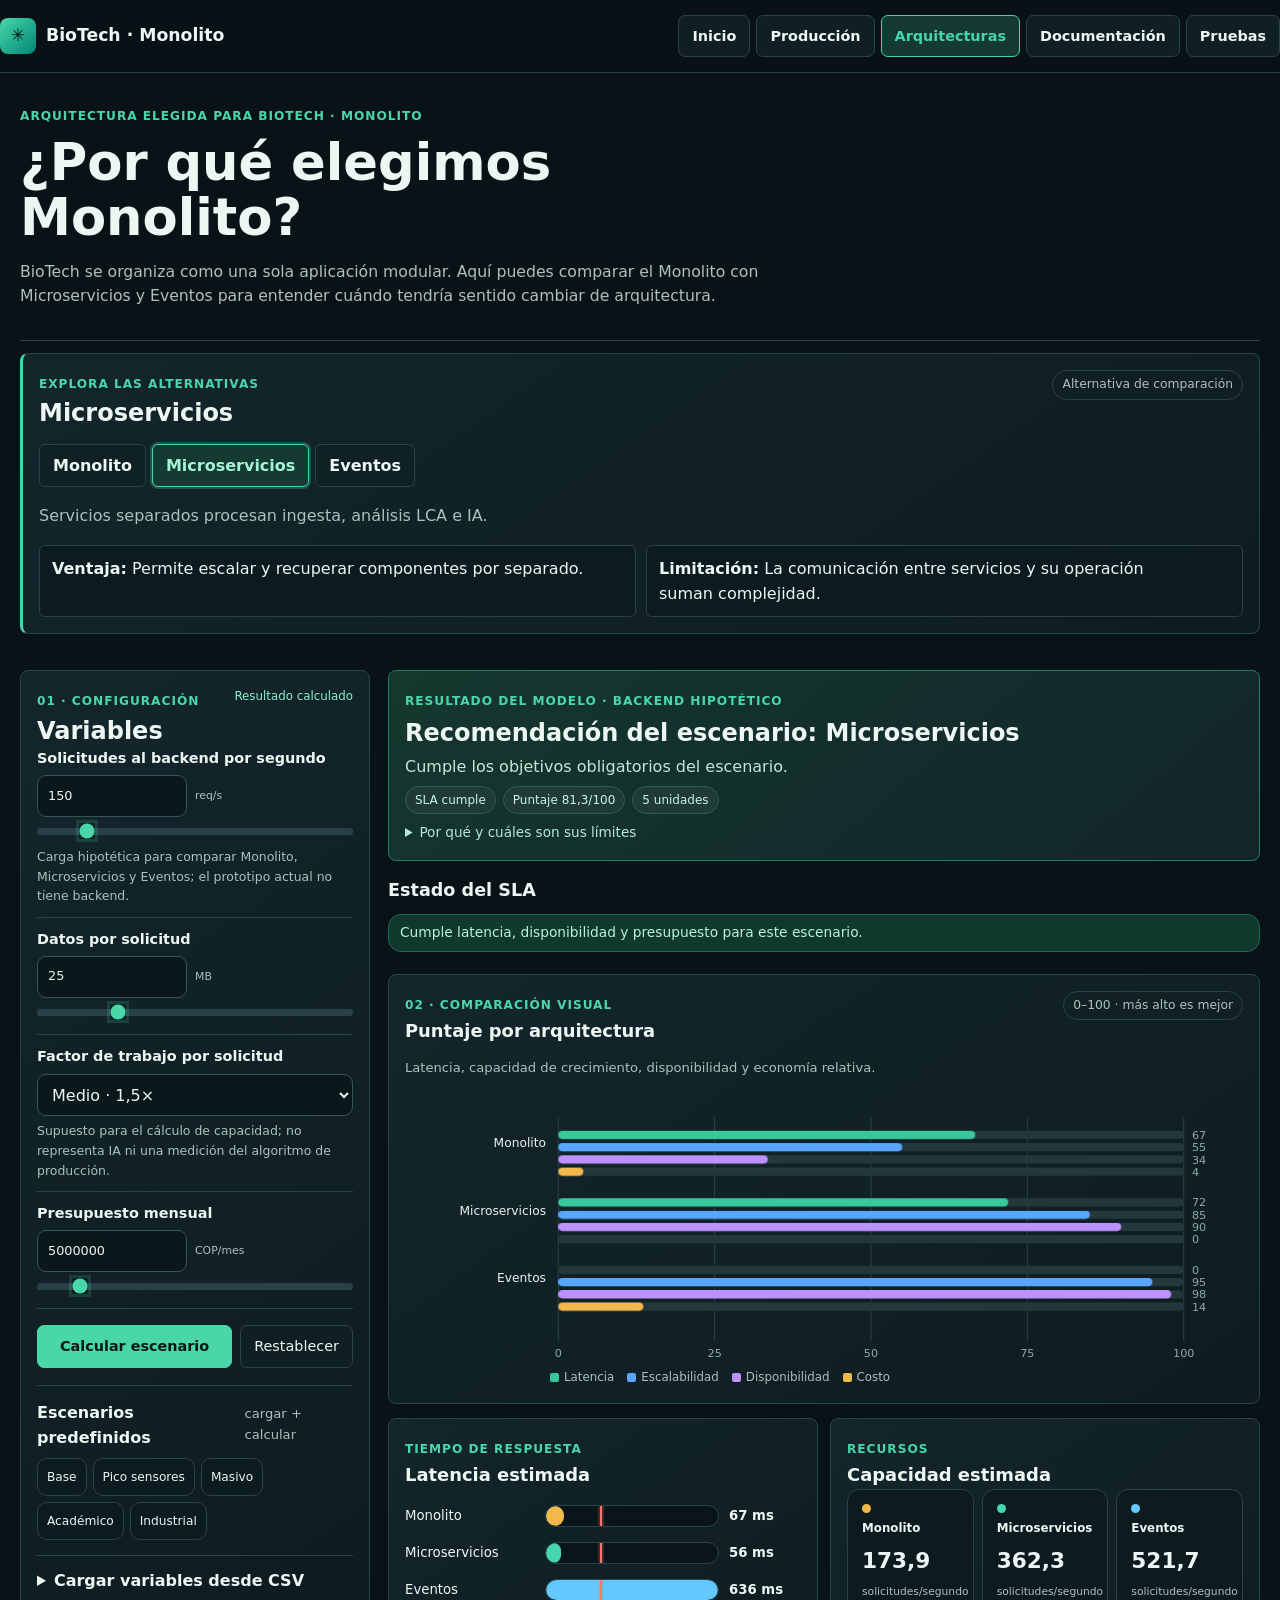
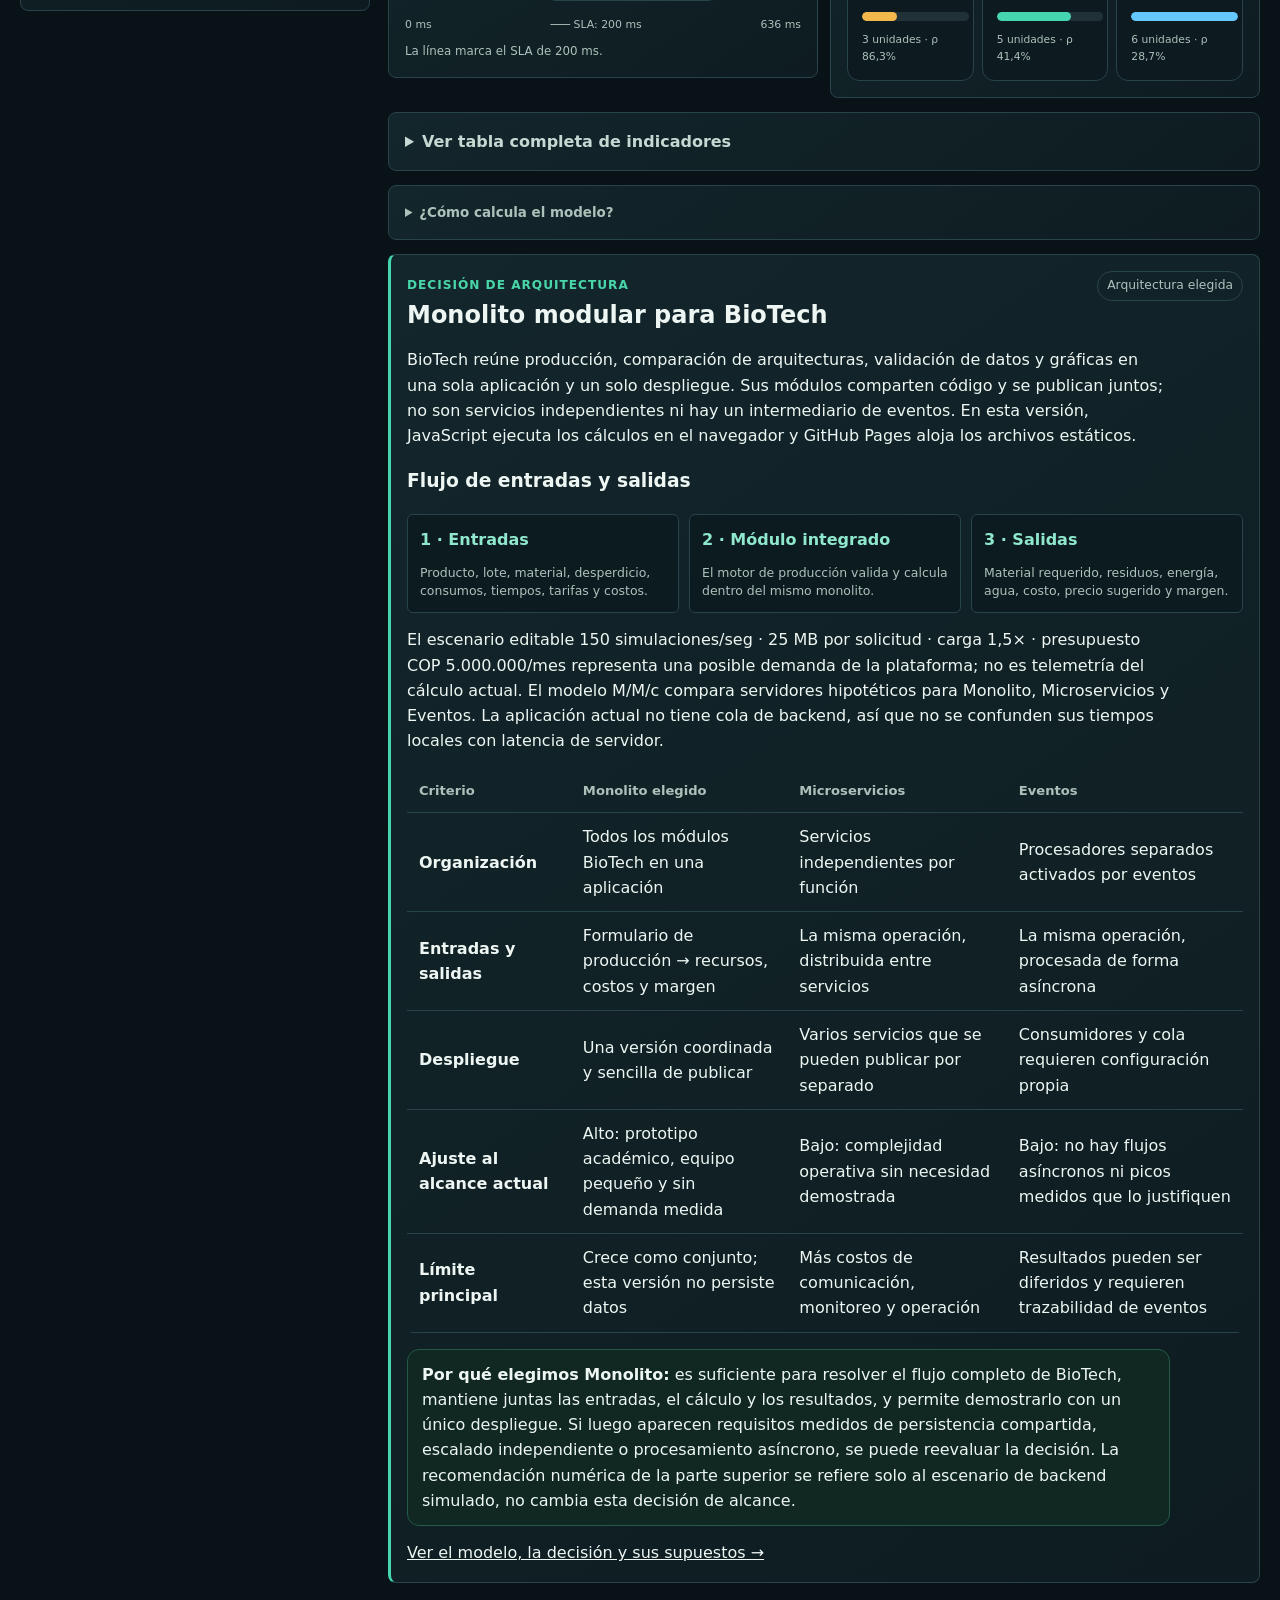
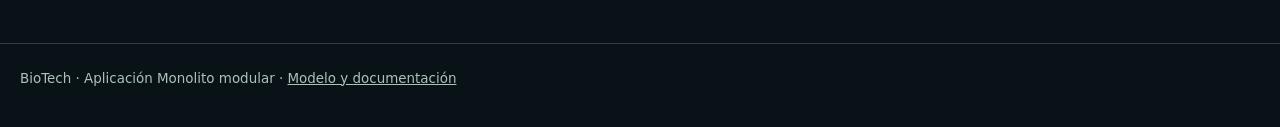
<file: microservicios.html>
<!doctype html><html lang="es"><head><meta charset="utf-8"><meta name="viewport" content="width=device-width,initial-scale=1"><meta http-equiv="refresh" content="0;url=index.html?architecture=microservices#simulador"><title>Abriendo BioTech</title></head><body><p>Esta vista ahora forma parte de la aplicación Monolito. <a href="index.html?architecture=microservices#simulador">Abrir BioTech</a>.</p><script>window.location.replace('index.html?architecture=microservices#simulador');</script></body></html>
</file>
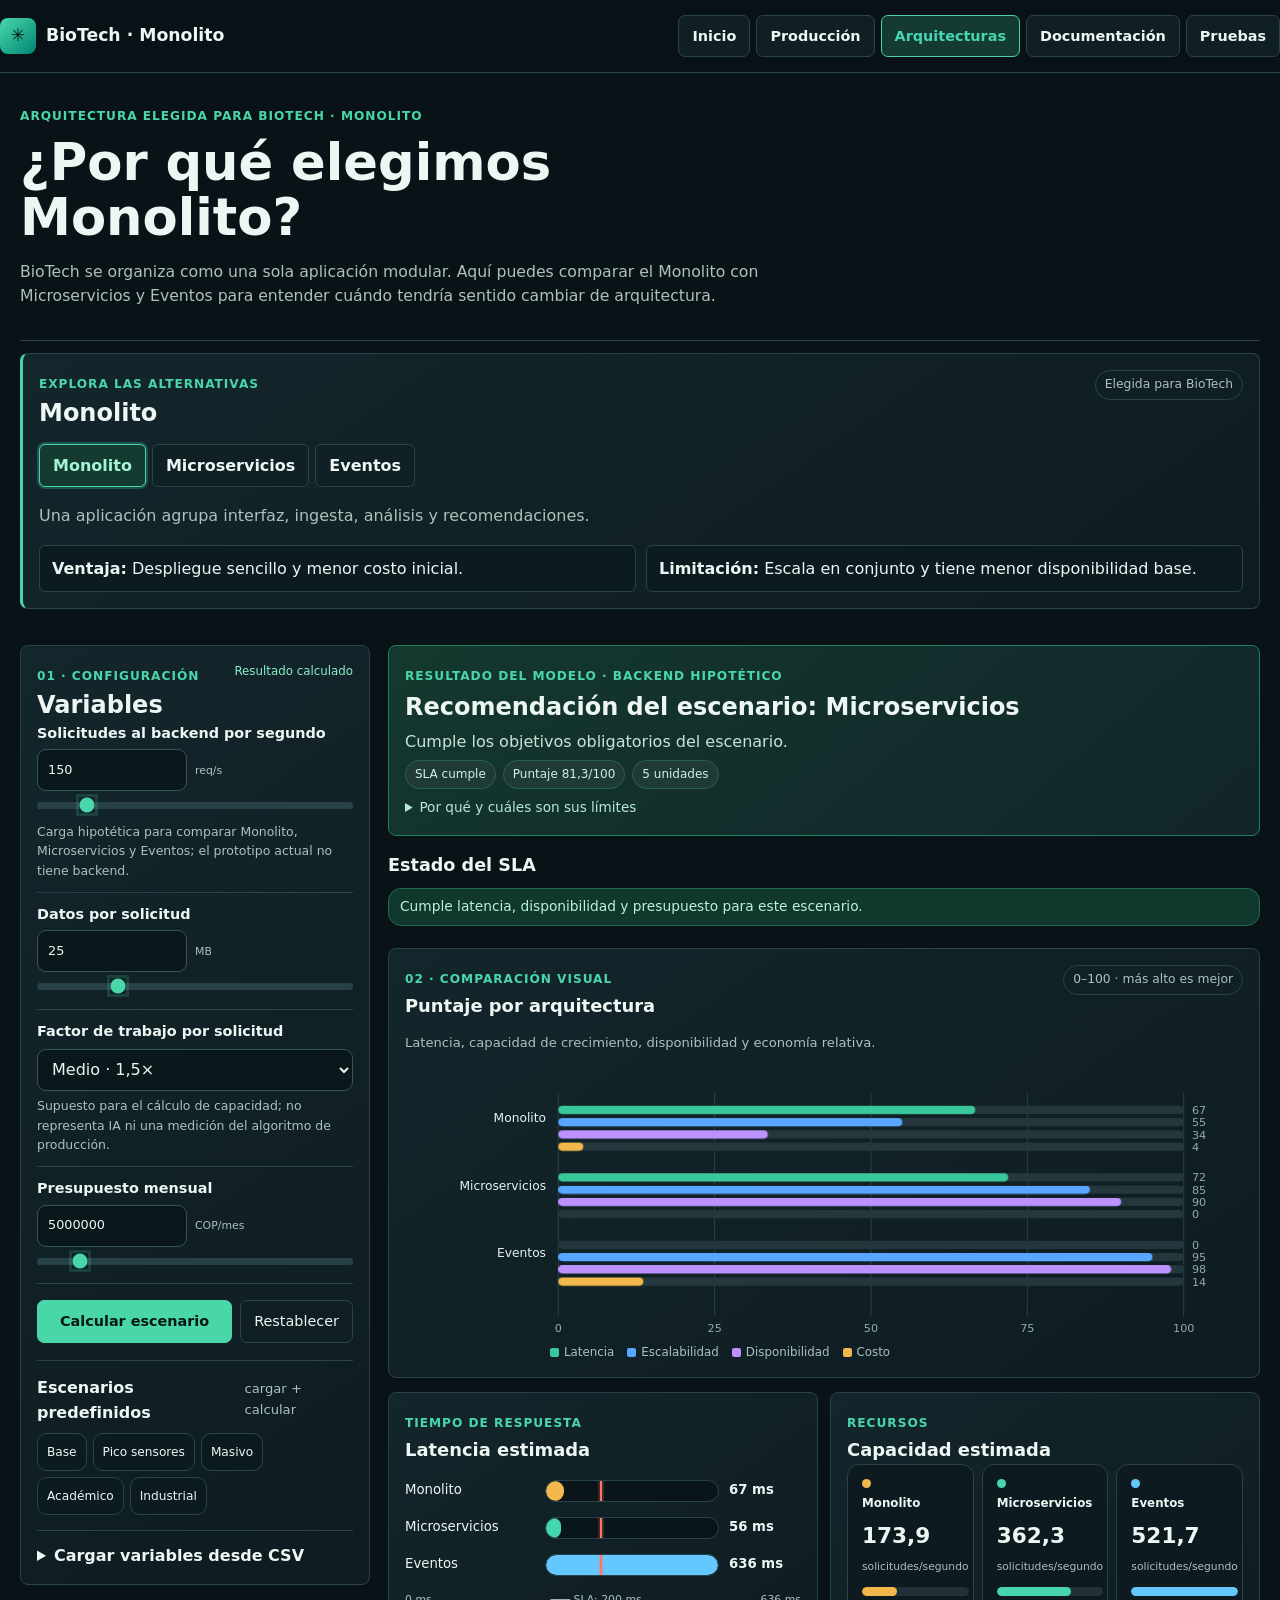
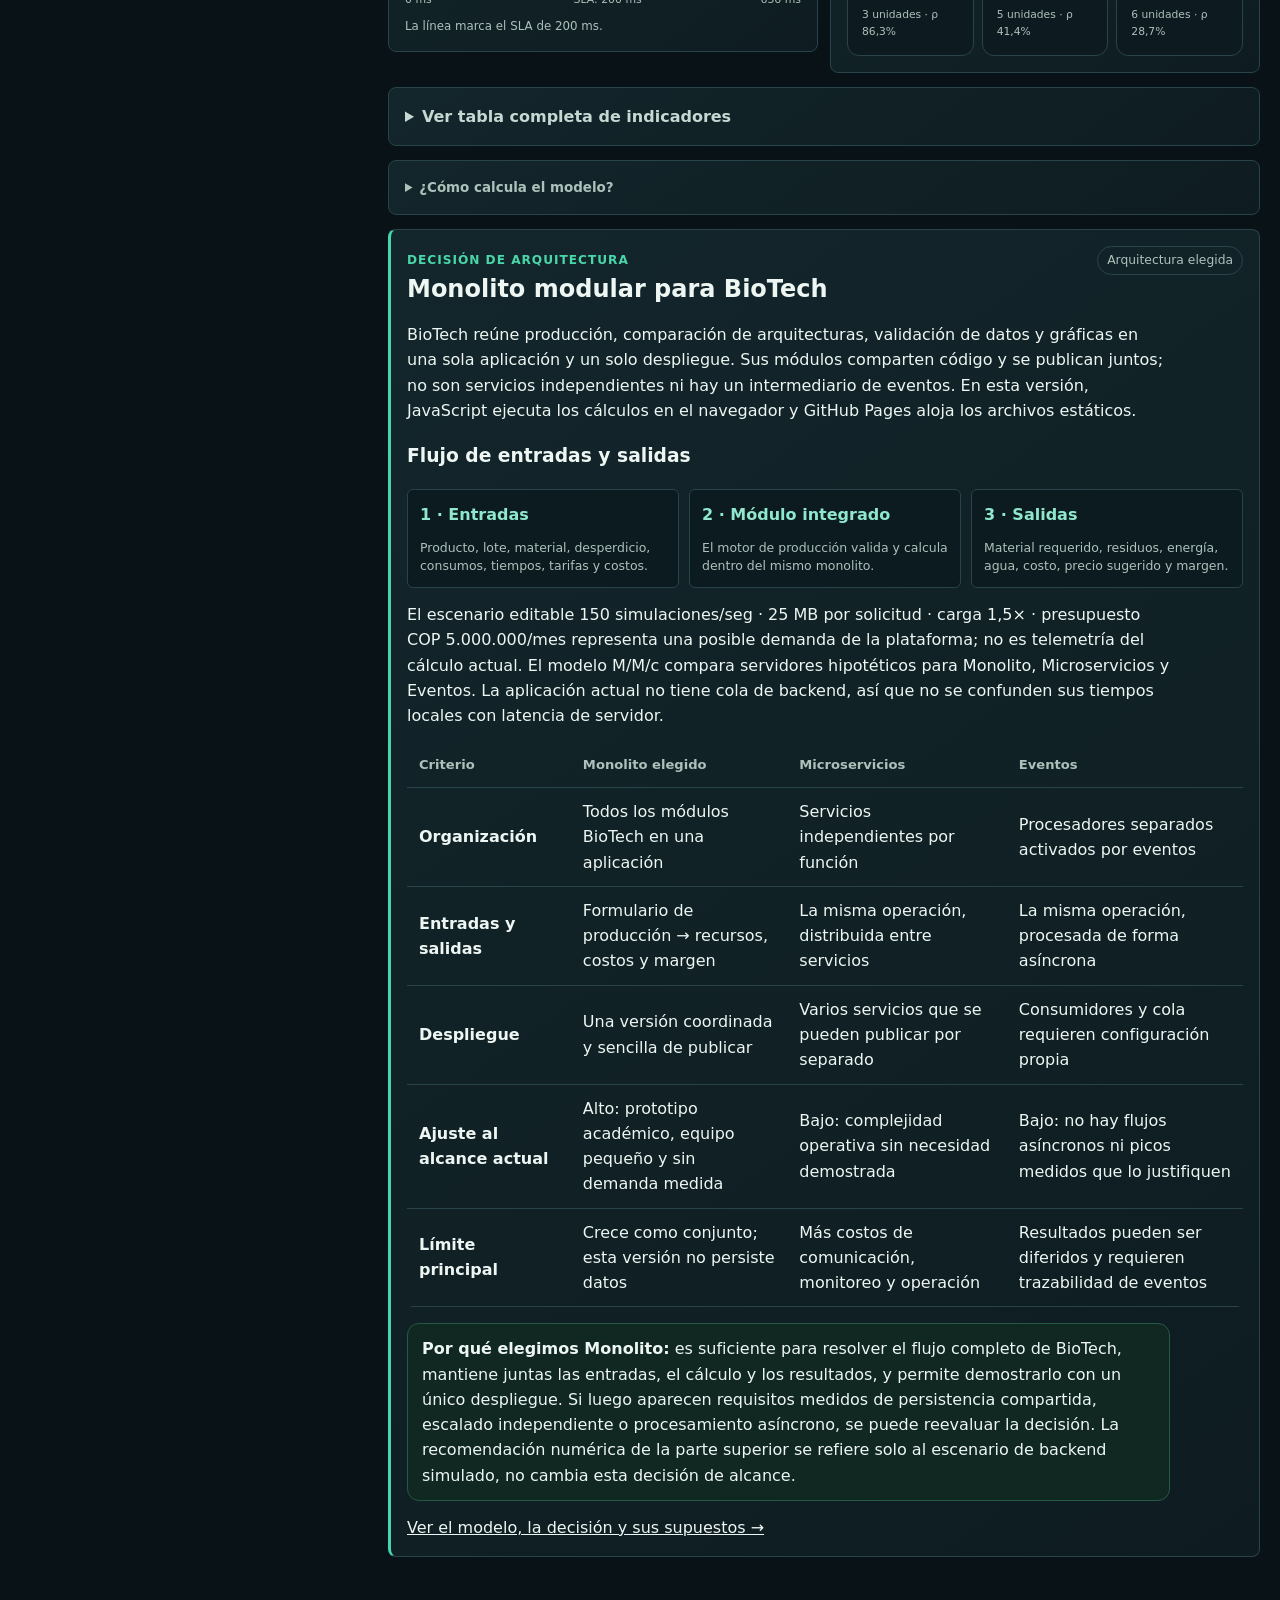
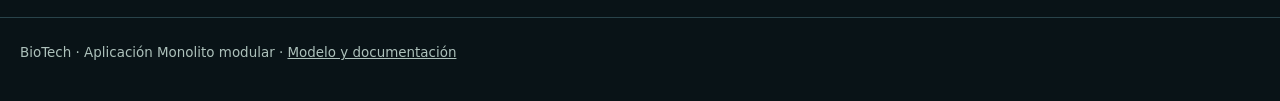
<file: monolito.html>
<!doctype html><html lang="es"><head><meta charset="utf-8"><meta name="viewport" content="width=device-width,initial-scale=1"><meta http-equiv="refresh" content="0;url=index.html?architecture=monolith#simulador"><title>Abriendo BioTech</title></head><body><p>Esta vista ahora forma parte de la aplicación Monolito. <a href="index.html?architecture=monolith#simulador">Abrir BioTech</a>.</p><script>window.location.replace('index.html?architecture=monolith#simulador');</script></body></html>
</file>
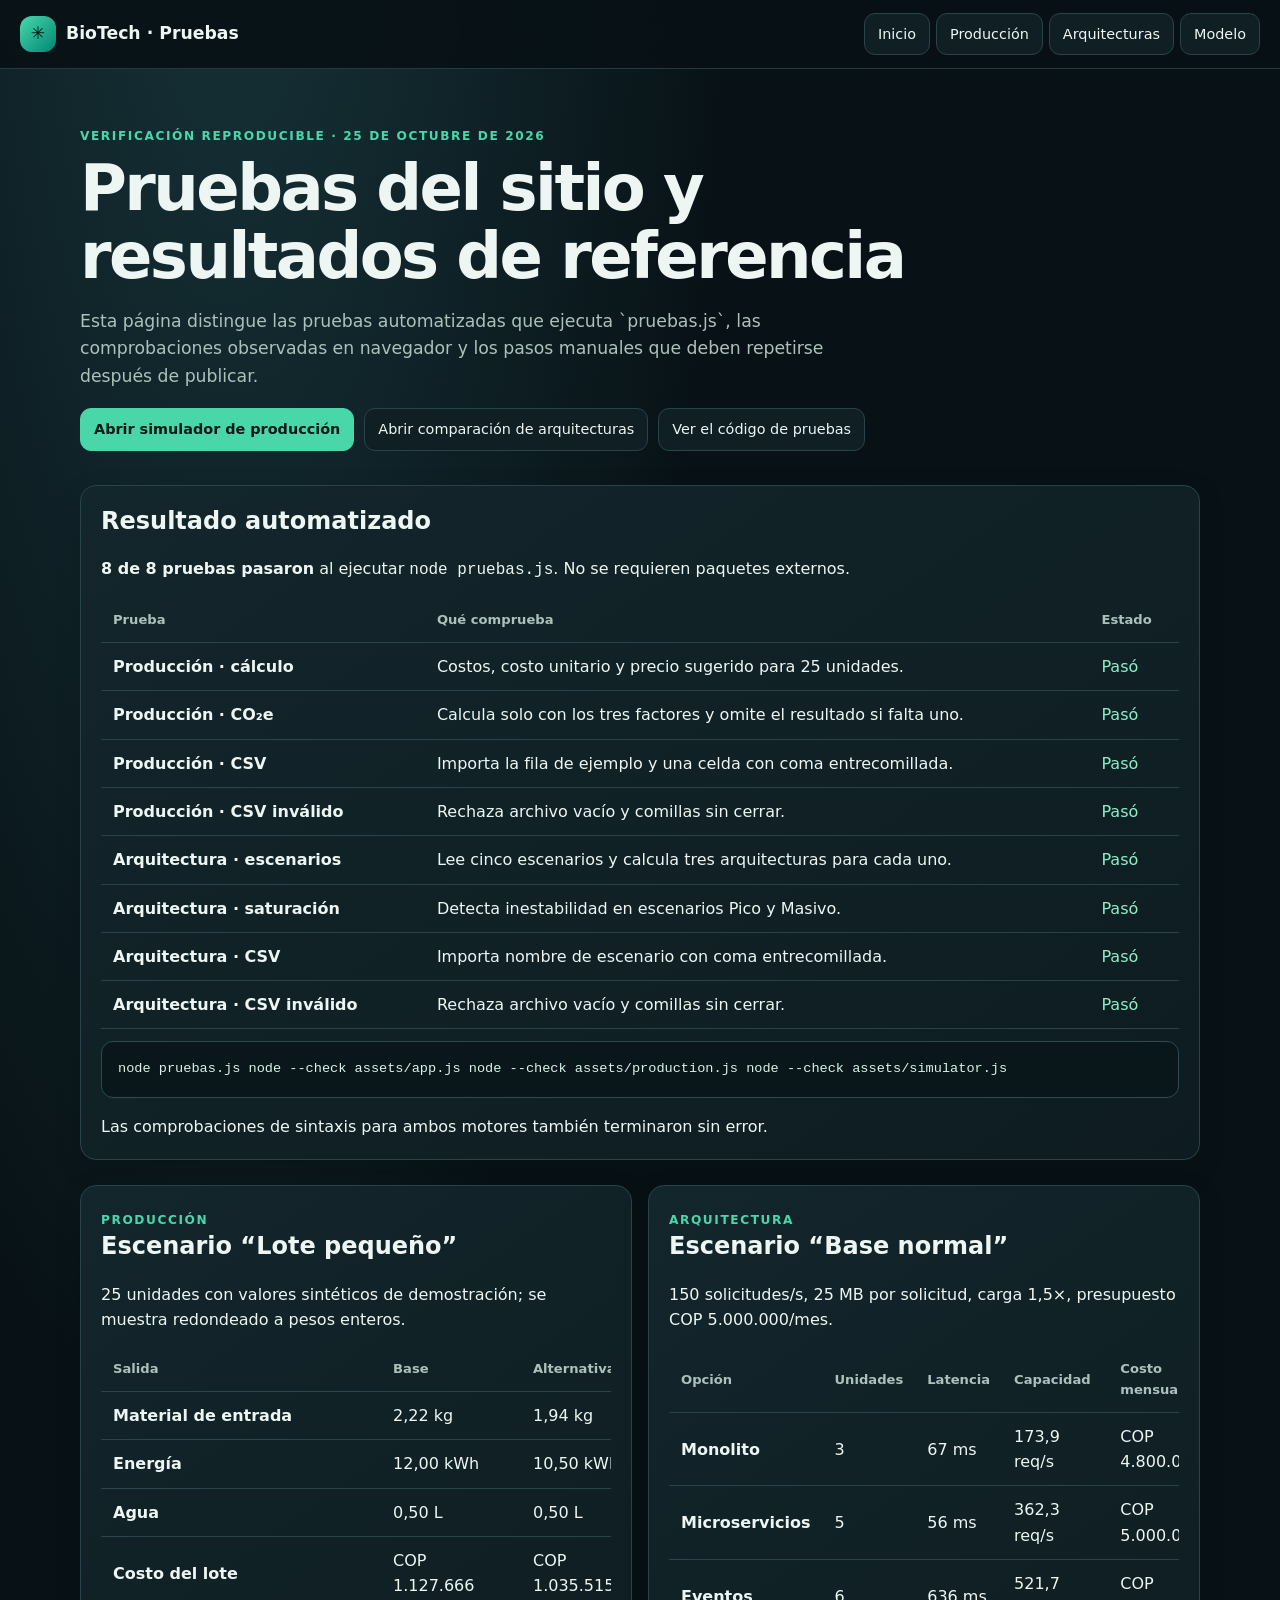
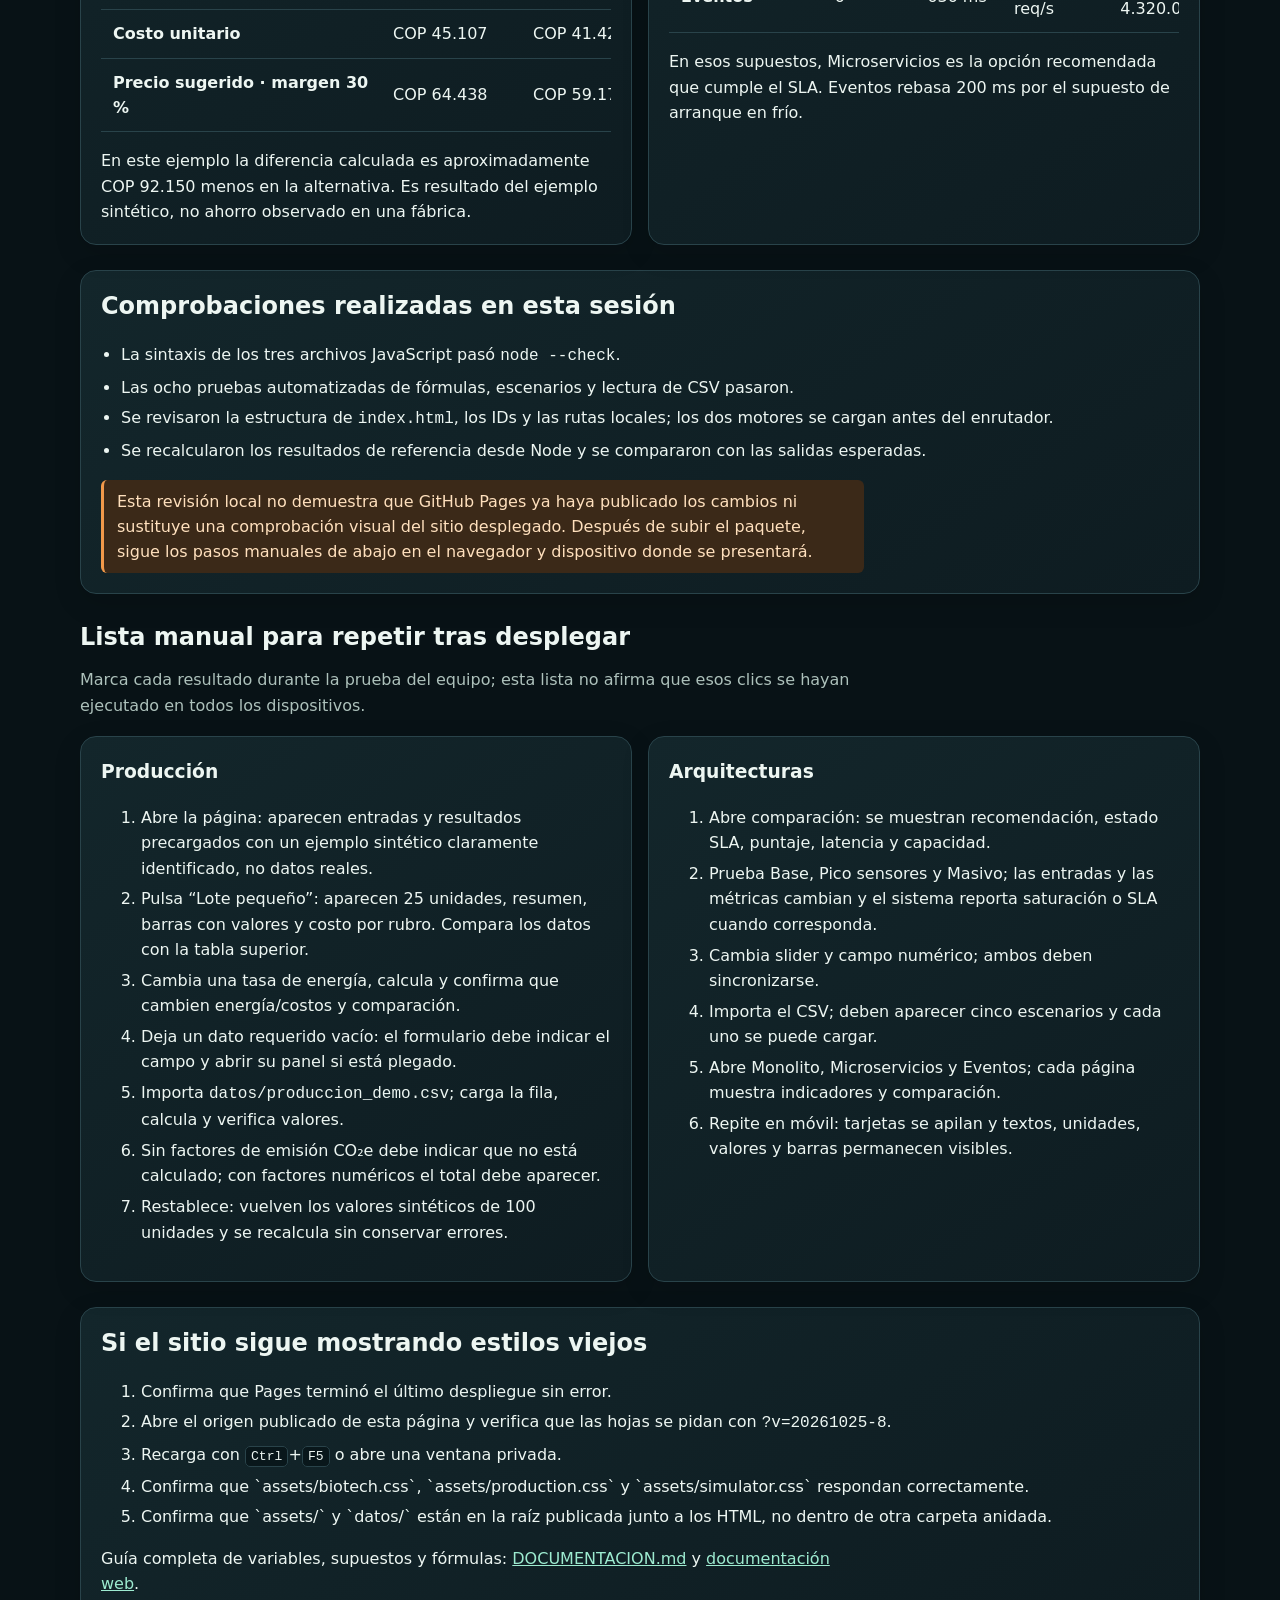
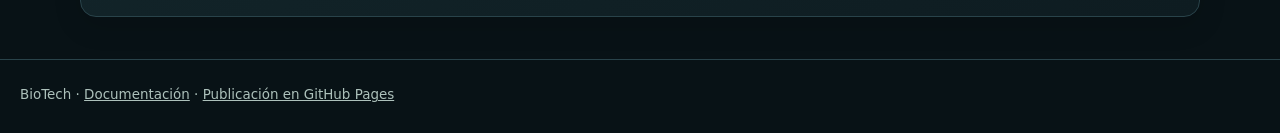
<file: pruebas.html>
<!doctype html>
<html lang="es">
<head>
<meta charset="utf-8">
<meta name="viewport" content="width=device-width,initial-scale=1">
<meta name="description" content="Pruebas y resultados reproducibles de los simuladores BioTech.">
<title>Pruebas del proyecto | BioTech</title>
<link rel="stylesheet" href="assets/biotech.css?v=20261025-8">
<link rel="stylesheet" href="assets/production.css?v=20261025-8">
</head>
<body>
<a class="skip" href="#pruebas">Saltar a las pruebas</a>
<header class="top"><div class="wrap nav"><a class="brand" href="index.html"><span class="brand-mark">✳</span>BioTech · Pruebas</a><nav class="links" aria-label="Navegación principal"><a href="index.html">Inicio</a><a href="comparador.html">Producción</a><a href="arquitecturas.html">Arquitecturas</a><a href="documentacion.html">Modelo</a></nav></div></header>
<main id="pruebas" class="wrap doc-content">
<section class="hero hero-compact"><div class="eyebrow">Verificación reproducible · 25 de octubre de 2026</div><h1>Pruebas del sitio y resultados de referencia</h1><p>Esta página distingue las pruebas automatizadas que ejecuta `pruebas.js`, las comprobaciones observadas en navegador y los pasos manuales que deben repetirse después de publicar.</p><div class="hero-actions"><a class="button primary" href="comparador.html">Abrir simulador de producción</a><a class="button" href="arquitecturas.html">Abrir comparación de arquitecturas</a><a class="button" href="pruebas.js">Ver el código de pruebas</a></div></section>
<section class="section card"><h2>Resultado automatizado</h2><p><strong>8 de 8 pruebas pasaron</strong> al ejecutar <code>node pruebas.js</code>. No se requieren paquetes externos.</p><div class="table-scroll"><table><thead><tr><th>Prueba</th><th>Qué comprueba</th><th>Estado</th></tr></thead><tbody><tr><td>Producción · cálculo</td><td>Costos, costo unitario y precio sugerido para 25 unidades.</td><td class="good">Pasó</td></tr><tr><td>Producción · CO₂e</td><td>Calcula solo con los tres factores y omite el resultado si falta uno.</td><td class="good">Pasó</td></tr><tr><td>Producción · CSV</td><td>Importa la fila de ejemplo y una celda con coma entrecomillada.</td><td class="good">Pasó</td></tr><tr><td>Producción · CSV inválido</td><td>Rechaza archivo vacío y comillas sin cerrar.</td><td class="good">Pasó</td></tr><tr><td>Arquitectura · escenarios</td><td>Lee cinco escenarios y calcula tres arquitecturas para cada uno.</td><td class="good">Pasó</td></tr><tr><td>Arquitectura · saturación</td><td>Detecta inestabilidad en escenarios Pico y Masivo.</td><td class="good">Pasó</td></tr><tr><td>Arquitectura · CSV</td><td>Importa nombre de escenario con coma entrecomillada.</td><td class="good">Pasó</td></tr><tr><td>Arquitectura · CSV inválido</td><td>Rechaza archivo vacío y comillas sin cerrar.</td><td class="good">Pasó</td></tr></tbody></table></div><pre class="formula-box"><code>node pruebas.js
node --check assets/app.js
node --check assets/production.js
node --check assets/simulator.js</code></pre><p>Las comprobaciones de sintaxis para ambos motores también terminaron sin error.</p></section>
<section class="section grid g2"><article class="card"><span class="eyebrow">Producción</span><h2>Escenario “Lote pequeño”</h2><p>25 unidades con valores sintéticos de demostración; se muestra redondeado a pesos enteros.</p><div class="table-scroll"><table><thead><tr><th>Salida</th><th>Base</th><th>Alternativa</th></tr></thead><tbody><tr><td>Material de entrada</td><td>2,22 kg</td><td>1,94 kg</td></tr><tr><td>Energía</td><td>12,00 kWh</td><td>10,50 kWh</td></tr><tr><td>Agua</td><td>0,50 L</td><td>0,50 L</td></tr><tr><td>Costo del lote</td><td>COP 1.127.666</td><td>COP 1.035.515</td></tr><tr><td>Costo unitario</td><td>COP 45.107</td><td>COP 41.421</td></tr><tr><td>Precio sugerido · margen 30 %</td><td>COP 64.438</td><td>COP 59.172</td></tr></tbody></table></div><p>En este ejemplo la diferencia calculada es aproximadamente COP 92.150 menos en la alternativa. Es resultado del ejemplo sintético, no ahorro observado en una fábrica.</p></article><article class="card"><span class="eyebrow">Arquitectura</span><h2>Escenario “Base normal”</h2><p>150 solicitudes/s, 25 MB por solicitud, carga 1,5×, presupuesto COP 5.000.000/mes.</p><div class="table-scroll"><table><thead><tr><th>Opción</th><th>Unidades</th><th>Latencia</th><th>Capacidad</th><th>Costo mensual</th></tr></thead><tbody><tr><td>Monolito</td><td>3</td><td>67 ms</td><td>173,9 req/s</td><td>COP 4.800.000</td></tr><tr><td>Microservicios</td><td>5</td><td>56 ms</td><td>362,3 req/s</td><td>COP 5.000.000</td></tr><tr><td>Eventos</td><td>6</td><td>636 ms</td><td>521,7 req/s</td><td>COP 4.320.000</td></tr></tbody></table></div><p>En esos supuestos, Microservicios es la opción recomendada que cumple el SLA. Eventos rebasa 200 ms por el supuesto de arranque en frío.</p></article></section>
<section class="section card"><h2>Comprobaciones realizadas en esta sesión</h2><ul><li>La sintaxis de los tres archivos JavaScript pasó <code>node --check</code>.</li><li>Las ocho pruebas automatizadas de fórmulas, escenarios y lectura de CSV pasaron.</li><li>Se revisaron la estructura de <code>index.html</code>, los IDs y las rutas locales; los dos motores se cargan antes del enrutador.</li><li>Se recalcularon los resultados de referencia desde Node y se compararon con las salidas esperadas.</li></ul><p class="callout">Esta revisión local no demuestra que GitHub Pages ya haya publicado los cambios ni sustituye una comprobación visual del sitio desplegado. Después de subir el paquete, sigue los pasos manuales de abajo en el navegador y dispositivo donde se presentará.</p></section>
<section class="section"><h2 class="section-title">Lista manual para repetir tras desplegar</h2><p class="section-intro">Marca cada resultado durante la prueba del equipo; esta lista no afirma que esos clics se hayan ejecutado en todos los dispositivos.</p><div class="grid g2"><article class="card"><h3>Producción</h3><ol><li>Abre la página: aparecen entradas y resultados precargados con un ejemplo sintético claramente identificado, no datos reales.</li><li>Pulsa “Lote pequeño”: aparecen 25 unidades, resumen, barras con valores y costo por rubro. Compara los datos con la tabla superior.</li><li>Cambia una tasa de energía, calcula y confirma que cambien energía/costos y comparación.</li><li>Deja un dato requerido vacío: el formulario debe indicar el campo y abrir su panel si está plegado.</li><li>Importa <code>datos/produccion_demo.csv</code>; carga la fila, calcula y verifica valores.</li><li>Sin factores de emisión CO₂e debe indicar que no está calculado; con factores numéricos el total debe aparecer.</li><li>Restablece: vuelven los valores sintéticos de 100 unidades y se recalcula sin conservar errores.</li></ol></article><article class="card"><h3>Arquitecturas</h3><ol><li>Abre comparación: se muestran recomendación, estado SLA, puntaje, latencia y capacidad.</li><li>Prueba Base, Pico sensores y Masivo; las entradas y las métricas cambian y el sistema reporta saturación o SLA cuando corresponda.</li><li>Cambia slider y campo numérico; ambos deben sincronizarse.</li><li>Importa el CSV; deben aparecer cinco escenarios y cada uno se puede cargar.</li><li>Abre Monolito, Microservicios y Eventos; cada página muestra indicadores y comparación.</li><li>Repite en móvil: tarjetas se apilan y textos, unidades, valores y barras permanecen visibles.</li></ol></article></div></section>
<section class="section card"><h2>Si el sitio sigue mostrando estilos viejos</h2><ol><li>Confirma que Pages terminó el último despliegue sin error.</li><li>Abre el origen publicado de esta página y verifica que las hojas se pidan con <code>?v=20261025-8</code>.</li><li>Recarga con <kbd>Ctrl</kbd>+<kbd>F5</kbd> o abre una ventana privada.</li><li>Confirma que `assets/biotech.css`, `assets/production.css` y `assets/simulator.css` respondan correctamente.</li><li>Confirma que `assets/` y `datos/` están en la raíz publicada junto a los HTML, no dentro de otra carpeta anidada.</li></ol><p>Guía completa de variables, supuestos y fórmulas: <a href="DOCUMENTACION.md">DOCUMENTACION.md</a> y <a href="documentacion.html">documentación web</a>.</p></section>
</main>
<footer class="foot"><div class="wrap">BioTech · <a href="documentacion.html">Documentación</a> · <a href="README.md">Publicación en GitHub Pages</a></div></footer>
</body>
</html>
</file>
<file: assets/biotech.css>
:root{color-scheme:dark;--bg:#0b1519;--panel:#122329;--panel2:#172d34;--line:#28434a;--text:#edf6f2;--muted:#abc0ba;--green:#1dd1a1;--teal:#00b09b;--orange:#f2994a;--red:#ff7065;--mono:#f2b84b;--micro:#45d6b0;--event:#64c8ff;--radius:18px;--shadow:0 16px 38px #0003}*{box-sizing:border-box}html{scroll-behavior:smooth}body{margin:0;background:radial-gradient(ellipse at 15% 0%,#16343a 0,transparent 38%),var(--bg);color:var(--text);font:16px/1.55 Inter,ui-sans-serif,system-ui,"Segoe UI",sans-serif}a{color:inherit}button,input,select{font:inherit}.wrap{width:min(1180px,calc(100% - 32px));margin:auto}.top{position:sticky;top:0;z-index:10;background:#0b1519eF;border-bottom:1px solid var(--line);backdrop-filter:blur(12px)}.nav{min-height:68px;display:flex;align-items:center;justify-content:space-between;gap:18px}.brand{font-weight:800;font-size:1.08rem;text-decoration:none;display:flex;align-items:center;gap:10px}.brand-mark{width:36px;height:36px;border-radius:12px;background:linear-gradient(135deg,var(--green),#008675);display:grid;place-items:center;color:#071815}.links{display:flex;gap:8px;flex-wrap:wrap}.links a,.button{padding:9px 13px;border:1px solid var(--line);border-radius:11px;background:var(--panel);text-decoration:none;color:var(--text);font-size:.9rem}.links a:hover,.button:hover,.button.active{border-color:var(--green);background:#164139}.button.primary{background:var(--green);color:#071815;border-color:var(--green);font-weight:800}.hero{padding:58px 0 34px}.eyebrow{color:var(--green);text-transform:uppercase;letter-spacing:.13em;font-weight:800;font-size:.76rem}.hero h1{font-size:clamp(2.1rem,5vw,4rem);line-height:1.06;letter-spacing:-.04em;margin:.55rem 0 1rem;max-width:850px}.hero p{color:var(--muted);font-size:1.08rem;max-width:760px}.hero-actions{display:flex;flex-wrap:wrap;gap:10px;margin-top:22px}.section{padding:25px 0}.section-title{font-size:1.5rem;margin:0 0 7px}.section-intro{margin:0 0 18px;color:var(--muted);max-width:800px}.grid{display:grid;gap:16px}.g2{grid-template-columns:repeat(2,minmax(0,1fr))}.g3{grid-template-columns:repeat(3,minmax(0,1fr))}.g4{grid-template-columns:repeat(4,minmax(0,1fr))}.card{background:linear-gradient(145deg,#15282e,#102126);border:1px solid var(--line);border-radius:var(--radius);padding:20px;box-shadow:var(--shadow)}.card h2,.card h3{margin-top:0}.arch{position:relative;overflow:hidden}.arch::before{content:"";position:absolute;inset:0 auto 0 0;width:4px;background:var(--arch,var(--green))}.arch h3{font-size:1.2rem;margin-bottom:8px}.arch p,.muted{color:var(--muted)}.badge{display:inline-flex;align-items:center;gap:7px;color:var(--arch,var(--green));font-weight:800;font-size:.78rem;letter-spacing:.03em}.badge:before{content:"";width:9px;height:9px;background:currentColor;border-radius:50%}.metric-grid{display:grid;grid-template-columns:repeat(4,minmax(0,1fr));gap:12px}.metric{background:#0a191d;border:1px solid var(--line);border-radius:14px;padding:14px}.metric .label{font-size:.77rem;color:var(--muted)}.metric .value{font-size:1.35rem;font-weight:800;margin-top:3px}.notice{border:1px solid #705229;background:#3b2b16;color:#ffe1a9;border-radius:13px;padding:12px 14px}.notice.success{border-color:#1d6c53;background:#10382d;color:#b7f4dc}.notice.danger{border-color:#7a3834;background:#3e211f;color:#ffd1ca}.notice.info{border-color:#315f71;background:#142f3b;color:#c7eafa}.controls{display:grid;gap:17px}.control label{display:flex;justify-content:space-between;gap:12px;font-weight:700}.control small{display:block;color:var(--muted);font-size:.78rem;margin-top:5px}.control input[type=range]{width:100%;accent-color:var(--green);margin-top:9px}.control input[type=number],.control select{width:132px;background:#091519;color:var(--text);border:1px solid var(--line);border-radius:9px;padding:7px}.control select{width:100%;margin-top:8px}.scenarios{display:flex;flex-wrap:wrap;gap:8px}.scenario-btn{background:#0c1b20;border:1px solid var(--line);color:var(--text);border-radius:10px;padding:9px 12px;cursor:pointer}.scenario-btn:hover,.scenario-btn.active{border-color:var(--orange);color:#ffd4a9}.table-scroll{overflow:auto}table{border-collapse:collapse;width:100%;min-width:680px}th,td{text-align:left;border-bottom:1px solid var(--line);padding:11px 12px}th{color:var(--muted);font-size:.82rem}td:first-child{font-weight:700}tr.winner td{background:#13413366}.good{color:#8af0c9}.bad{color:#ff9b90}.chart{display:grid;gap:11px}.bar-row{display:grid;grid-template-columns:130px 1fr 78px;gap:10px;align-items:center;font-size:.85rem}.bar-track{height:14px;background:#081418;border-radius:20px;overflow:hidden}.bar-fill{height:100%;border-radius:20px;min-width:2px}.bar-legend{font-size:.8rem;color:var(--muted)}.decision{border:1px solid var(--green);background:linear-gradient(135deg,#14362c,#10252a)}.decision h2{color:var(--green)}.tag{display:inline-block;border-radius:99px;background:#20383a;padding:4px 9px;color:#cae8df;font-size:.75rem;margin:3px}.foot{margin-top:42px;border-top:1px solid var(--line);padding:24px 0 38px;color:var(--muted);font-size:.84rem}.foot-links{display:flex;gap:15px;flex-wrap:wrap;margin-top:8px}.skip{position:absolute;left:-9999px}.skip:focus{left:10px;top:10px;background:#fff;color:#000;padding:8px;z-index:20}.small{font-size:.82rem}.pill{display:inline-block;border:1px solid var(--line);border-radius:99px;padding:4px 9px;color:var(--muted);font-size:.77rem}.callout{border-left:3px solid var(--orange);padding:9px 13px;background:#3b2918;color:#ffe0bd;border-radius:6px}.data-list{display:grid;grid-template-columns:repeat(5,1fr);gap:10px}.data-step{border:1px solid var(--line);border-radius:12px;padding:13px;background:#0d1b20}.data-step strong{display:block;color:var(--green)}.data-step span{font-size:.78rem;color:var(--muted)}@media(max-width:850px){.g4,.metric-grid{grid-template-columns:repeat(2,minmax(0,1fr))}.g3{grid-template-columns:1fr}.data-list{grid-template-columns:repeat(2,1fr)}}@media(max-width:620px){.wrap{width:min(100% - 22px,1180px)}.nav{padding:10px 0;align-items:flex-start;flex-direction:column}.links{width:100%}.links a{padding:7px 9px;font-size:.8rem}.hero{padding:40px 0 24px}.g2{grid-template-columns:1fr}.metric-grid{grid-template-columns:repeat(2,minmax(0,1fr))}.bar-row{grid-template-columns:105px 1fr 68px;gap:7px}.card{padding:16px}}@media(prefers-reduced-motion:reduce){html{scroll-behavior:auto}}

/* Sistema visual común: campos legibles, foco visible y tarjetas consistentes */
:root{--bg:#081216;--panel:#101f24;--panel2:#14272d;--line:#29434a;--text:#edf6f2;--muted:#adc1bb;--green:#49d7aa;--radius:16px;--shadow:0 10px 28px #0002}
body{background:radial-gradient(ellipse at 18% -8%,#17343a 0,transparent 34%),var(--bg);line-height:1.58}
.wrap{width:min(1240px,calc(100% - 40px))}
.top{background:#081216ed;border-color:#233a40}
.links{gap:6px}
.links a{transition:background .18s ease,border-color .18s ease,color .18s ease}
.links a:hover,.links a:focus-visible{border-color:#55d5ad;color:#b9f5df;background:#14342f}
.card{background:linear-gradient(145deg,#13262b,#0e1c21);border-color:#29434a;box-shadow:0 9px 28px #0002}
.card h2{line-height:1.28;text-wrap:pretty}
.card p{max-width:75ch}
.button,.scenario-btn{min-height:40px;display:inline-flex;align-items:center;justify-content:center;gap:7px;transition:transform .16s ease,border-color .16s ease,background .16s ease}
.button:hover,.scenario-btn:hover{transform:translateY(-1px)}
.button:focus-visible,.scenario-btn:focus-visible,.links a:focus-visible,summary:focus-visible{outline:3px solid #8ce9c7;outline-offset:2px}
button{cursor:pointer}
input[type=number],input[type=text],input[type=file],select,textarea{color-scheme:dark;background:#0a171b!important;color:var(--text)!important;border:1px solid #36545b!important;border-radius:9px!important;min-height:42px;padding:8px 10px!important;accent-color:#49d7aa}
input::placeholder,textarea::placeholder{color:#829993!important;opacity:1}
input[type=range]{accent-color:#49d7aa;cursor:pointer}
input[type=range]::-webkit-slider-runnable-track{height:7px;background:#284149;border-radius:99px}
input[type=range]::-webkit-slider-thumb{margin-top:-5px;box-shadow:0 0 0 3px #49d7aa2b}
input[type=range]::-moz-range-track{height:7px;background:#284149;border-radius:99px}
input[type=range]::-moz-range-thumb{border:0;box-shadow:0 0 0 3px #49d7aa2b}
select{cursor:pointer}
.control{min-width:0}
.control>label{align-items:center;line-height:1.35}
.input-pair{flex-wrap:wrap}
.notice{line-height:1.45}
.pill{white-space:normal;text-align:center}
@media(max-width:920px){.wrap{width:min(100% - 30px,1240px)}.g2{grid-template-columns:1fr}.sim-layout{grid-template-columns:1fr}.control-panel{position:static}.prod-layout{grid-template-columns:1fr}}
@media(max-width:620px){.wrap{width:calc(100% - 22px)}.nav{gap:9px}.links{flex-wrap:nowrap;max-width:100%;overflow-x:auto;padding:2px 0 7px;scrollbar-width:thin}.links a{white-space:nowrap;flex:none}.hero h1{font-size:clamp(1.9rem,9vw,2.7rem)}.card{padding:16px}.metric-grid{grid-template-columns:repeat(2,minmax(0,1fr))}}

/* Contención responsive para páginas de documentación y pruebas */
.doc-content,.doc-content>*,.doc-content .card,.table-scroll{min-width:0;max-width:100%;box-sizing:border-box}
.table-scroll{width:100%;overflow-x:auto;-webkit-overflow-scrolling:touch}
.table-scroll table{width:100%;min-width:560px}
.formula-box{max-width:100%;overflow-x:auto;white-space:pre-wrap;overflow-wrap:anywhere}
.formula-box code{white-space:pre-wrap;overflow-wrap:anywhere}
.doc-content code{max-width:100%;white-space:normal;overflow-wrap:anywhere}
@media(max-width:620px){.doc-content .hero{padding-top:28px}.doc-content .hero-actions{flex-direction:column;align-items:stretch}.doc-content .hero-actions .button{width:100%;box-sizing:border-box}.doc-content .grid.g2,.doc-content .grid.g3{grid-template-columns:1fr}.table-scroll table{min-width:520px}.doc-content{overflow-x:hidden}}
</file>
<file: assets/production.css>
.production-app{max-width:1320px}.prod-layout{display:grid;grid-template-columns:minmax(300px,355px) minmax(0,1fr);gap:17px;align-items:start}.prod-controls{position:sticky;top:82px;padding:16px}.prod-controls h2{font-size:1.2rem}.prod-controls h3{font-size:.92rem;margin:17px 0 8px}.prod-field{display:block;margin:9px 0}.prod-field>span{display:block;font-size:.82rem;font-weight:700;color:#dce9e4;margin-bottom:3px}.prod-field .input-pair{margin-top:0}.prod-field input[type=text]{width:100%;background:#091519;color:var(--text);border:1px solid var(--line);border-radius:9px;padding:8px}.prod-controls .input-pair input{width:130px}.prod-controls .button-row{margin-top:14px}.prod-controls details{font-size:.84rem}.prod-controls details p{line-height:1.4}.prod-controls .file-button{font-size:.82rem}.product-current{font-size:.86rem!important;color:#d3e3dc!important;border-left:3px solid var(--orange);padding-left:10px}.product-current strong{color:#ffe0b9}.prod-main{display:grid;gap:14px}.plan-grid{display:grid;grid-template-columns:repeat(2,minmax(0,1fr));gap:12px}.plan-card{padding:15px}.plan-card h2{font-size:1.2rem;margin:1px 0}.plan-card .prod-field{margin:8px 0}.plan-card .input-pair input{width:124px}.plan-title{display:flex;align-items:center;gap:9px}.plan-title .eyebrow{font-size:.66rem}.plan-mark{width:34px;height:34px;border-radius:11px;display:grid;place-items:center;font-size:1.05rem;font-weight:900}.base-mark{background:#46391b;color:#f2c85c}.alt-mark{background:#174038;color:#55d9ab}.alt-plan{border-color:#1d7258}.production-decision{padding:16px 19px;background:linear-gradient(135deg,#14382e,#12252a);border:1px solid #208364}.production-decision h2{font-size:1.36rem;margin:3px 0 5px}.production-decision p{margin:3px 0 9px;color:#c8e4d9}.production-decision .result-tags span{font-size:.7rem}.prod-kpis{display:grid;grid-template-columns:repeat(4,minmax(0,1fr));gap:9px}.prod-kpi{background:linear-gradient(145deg,#15282e,#102126);border:1px solid var(--line);border-radius:14px;padding:12px}.prod-kpi>span{display:block;font-size:.76rem;color:var(--muted)}.prod-kpi>div{display:grid;gap:3px;margin:6px 0}.prod-kpi strong{font-size:.94rem;white-space:nowrap}.prod-kpi strong small{font-size:.65rem;color:var(--muted);font-weight:500}.prod-kpi em{font-style:normal;font-size:.72rem}.prod-kpi>small{font-size:.66rem;color:var(--muted)}.prod-charts{gap:12px}.prod-charts h2{font-size:1.1rem}.compare-bars{display:grid;gap:13px;margin-top:11px}.compare-row{display:grid;grid-template-columns:minmax(115px,1fr) minmax(90px,1.1fr) 56px;gap:9px;align-items:center}.compare-label{display:grid;gap:3px}.compare-label strong{font-size:.78rem}.compare-label span{font-size:.67rem;color:var(--muted)}.compare-label i{font-style:normal;color:#d6e8e0}.paired-bars{display:grid;gap:3px;background:#091519;border-radius:9px;padding:3px;min-height:21px}.prod-bar{height:6px;min-width:2px;border-radius:9px}.prod-bar.base{background:#f2b84b}.prod-bar.alt{background:#38d1a0}.delta{text-align:right;font-size:.72rem}.chart-caption{font-size:.7rem;color:var(--muted);margin:11px 0 0}.sale-results{display:grid;grid-template-columns:repeat(2,minmax(0,1fr));gap:11px}.sale-plan{border:1px solid var(--line);border-radius:12px;padding:12px;background:#0c1b20;display:grid;grid-template-columns:1fr auto;gap:4px 8px}.sale-plan h3{grid-column:1/-1;margin:0 0 4px;font-size:.94rem}.sale-plan span{color:var(--muted);font-size:.71rem}.sale-plan strong{font-size:.78rem;text-align:right}.sale-plan .good,.sale-plan .bad{font-weight:800}.emissions-values{display:grid;gap:8px}.emissions-values span{display:flex;justify-content:space-between;gap:10px;border-bottom:1px solid var(--line);padding:7px 0;font-size:.83rem}.production-method{padding:13px 17px;color:var(--muted)}.production-method summary{font-weight:800;cursor:pointer;color:#dbe9e3}.method-content{font-size:.84rem}.method-content li{margin:4px 0}.method-content a{color:#a6efd5}.run-state{font-size:.7rem;color:#8af0c9;white-space:nowrap}.run-state.pending{color:#ffd089}.prod-controls .preset-title{margin-top:3px}.prod-controls .scenarios{gap:5px}.prod-controls .scenario-btn{font-size:.74rem;padding:7px 8px}.prod-controls .scenario-btn.active{border-color:var(--green);color:#a9f2d4}.prod-controls .csv-loader{margin-top:12px;padding-top:10px}.prod-controls .csv-loader input[type=file]{position:absolute;left:-9999px}.prod-controls .csv-loader select{width:100%;background:#091519;color:var(--text);border:1px solid var(--line);padding:7px;border-radius:8px}
@media(max-width:960px){.prod-layout{grid-template-columns:1fr}.prod-controls{position:static}.prod-controls{display:grid;grid-template-columns:repeat(2,minmax(0,1fr));gap:8px 17px}.prod-controls>.section-head,.prod-controls>.button-row,.prod-controls>[data-production-errors],.prod-controls>.preset-block,.prod-controls>details{grid-column:1/-1}.prod-controls h3{margin-top:5px}}
@media(max-width:700px){.plan-grid{grid-template-columns:1fr}.prod-kpis{grid-template-columns:repeat(2,minmax(0,1fr))}.prod-charts{grid-template-columns:1fr}.compare-row{grid-template-columns:minmax(100px,.9fr) minmax(80px,1fr) 50px}.sale-results{grid-template-columns:1fr}.prod-controls{display:block}.production-decision .result-tags{gap:4px}}

/* Correcciones de orden y lectura del simulador */
.prod-controls .prod-field input[type=number],
.prod-controls .prod-field input[type=text],
.plan-card .prod-field input[type=number],
.plan-card .prod-field input[type=text]{
  width:100%;min-height:42px;box-sizing:border-box;background:#091519;color:var(--text);
  border:1px solid var(--line);border-radius:9px;padding:8px 10px;color-scheme:dark
}
.prod-controls .input-pair,.plan-card .input-pair{display:flex;align-items:center;gap:8px}
.prod-controls .input-pair input,.plan-card .input-pair input{flex:1;min-width:0;width:auto}
.input-pair>span{font-size:.72rem;color:var(--muted);white-space:nowrap}
.prod-controls details>summary,.plan-card details>summary,.cost-detail>summary{cursor:pointer;font-weight:750;color:#dce9e4;padding:9px 0}
.prod-controls details[open]>summary,.plan-card details[open]>summary{color:#9be8ca}
.empty-state{padding:22px;background:linear-gradient(135deg,#142b30,#11201f);border-color:#28634f}
.empty-state h2{margin:5px 0;font-size:1.2rem}
.empty-state p{max-width:70ch;color:var(--muted)}
.calc-flow{display:grid;grid-template-columns:repeat(4,minmax(0,1fr));gap:9px;margin:0 0 14px}
.flow-step{min-width:0;padding:12px;border:1px solid var(--line);border-radius:12px;background:#102126;display:grid;align-content:start;gap:7px;opacity:.45;transform:translateY(8px)}
.flow-step span{font-size:.7rem;text-transform:uppercase;letter-spacing:.06em;color:#89d9ba;font-weight:800}
.flow-step strong{font-size:.82rem;line-height:1.45;overflow-wrap:anywhere}
.calc-flow[data-animated=true] .flow-step{animation:flow-in .42s ease-out forwards}
.calc-flow[data-animated=true] .flow-step:nth-child(2){animation-delay:.12s}
.calc-flow[data-animated=true] .flow-step:nth-child(3){animation-delay:.24s}
.calc-flow[data-animated=true] .flow-step:nth-child(4){animation-delay:.36s}
@keyframes flow-in{to{opacity:1;transform:translateY(0)}}
.prod-field input.invalid{border-color:#ff7168!important;box-shadow:0 0 0 2px #ff716833}
@media(max-width:960px){.prod-controls{display:block!important}.prod-controls>*{grid-column:auto!important}.prod-controls .button-row{display:flex;flex-wrap:wrap}}
@media(max-width:700px){.calc-flow{grid-template-columns:repeat(2,minmax(0,1fr))}.flow-step{padding:10px}.plan-card .input-pair>span,.prod-controls .input-pair>span{font-size:.68rem}}
@media(prefers-reduced-motion:reduce){.calc-flow[data-animated=true] .flow-step{animation:none;opacity:1;transform:none}}

/* Lectura de resultados de producción */
.sale-results{display:block;width:100%;overflow:hidden}
.financial-table-wrap{width:100%;overflow-x:auto;border:1px solid #29434a;border-radius:8px;background:#09171b}
.financial-table{width:100%;min-width:560px;border-collapse:collapse;table-layout:fixed}
.financial-table th,.financial-table td{padding:11px 14px;border-bottom:1px solid #263d43;text-align:right;vertical-align:middle;font-size:.82rem}
.financial-table th:first-child,.financial-table td:first-child{text-align:left;width:34%}
.financial-table th{color:#b8cbc4;background:#102229;font-weight:700}
.financial-table td{color:#edf6f2;overflow-wrap:anywhere}
.financial-table tbody tr:last-child td{border-bottom:0}
.financial-highlight{background:#102a25}
.financial-table td.good,.financial-table td.bad{font-weight:800}
.sale-plan{grid-template-columns:minmax(0,1fr) minmax(105px,auto);align-items:start;gap:8px 12px}
.sale-plan span{line-height:1.4;overflow-wrap:anywhere}
.sale-plan strong{white-space:normal;overflow-wrap:anywhere;line-height:1.4}
.compare-bars{gap:11px;margin-top:16px}
.compare-row{display:grid;grid-template-columns:minmax(0,1fr);gap:5px;padding:10px 0;border-bottom:1px solid #263d43}
.compare-row-head{display:flex;justify-content:space-between;align-items:baseline;gap:10px;margin-bottom:3px}
.compare-row-head strong{font-size:.88rem}
.compare-series{display:grid;grid-template-columns:78px minmax(70px,1fr) minmax(80px,auto);align-items:center;gap:7px;font-size:.76rem}
.compare-series>span{color:var(--muted)}
.compare-series>strong{text-align:right;font-size:.76rem;white-space:nowrap}
.compare-track{height:13px;background:#081418;border:1px solid #29434a;border-radius:99px;overflow:hidden}
.prod-bar{height:100%;min-width:3px;border-radius:99px}
.prod-bar.base{background:linear-gradient(90deg,#d89c32,#ffd078)}
.prod-bar.alt{background:linear-gradient(90deg,#13a579,#6de5ba)}
.delta{font-size:.78rem;text-align:right;white-space:nowrap}
.prod-charts{grid-template-columns:1fr}
.chart-caption{line-height:1.45}
.production-decision{border-color:#328968}
@media(min-width:1120px){.prod-charts{grid-template-columns:repeat(2,minmax(0,1fr))}}
@media(max-width:620px){.sale-plan{grid-template-columns:minmax(0,1fr) minmax(90px,auto);gap:7px 8px}.compare-series{grid-template-columns:65px minmax(50px,1fr) minmax(75px,auto);gap:6px}.compare-series>strong{font-size:.7rem}.compare-row-head strong{font-size:.83rem}.prod-kpis{grid-template-columns:repeat(2,minmax(0,1fr))}}

/* Barras animadas al actualizar cada resultado */
@keyframes chart-grow{from{transform:scaleX(.02)}to{transform:scaleX(1)}}
.prod-bar{transform-origin:left center;animation:chart-grow .65s cubic-bezier(.2,.75,.3,1) both}
.viz rect:not(.barbg){transform-box:fill-box;transform-origin:left center;animation:chart-grow .72s cubic-bezier(.2,.75,.3,1) both}
.compare-row:nth-child(2) .prod-bar{animation-delay:.06s}.compare-row:nth-child(3) .prod-bar{animation-delay:.12s}.compare-row:nth-child(4) .prod-bar{animation-delay:.18s}.compare-row:nth-child(5) .prod-bar{animation-delay:.24s}.compare-row:nth-child(6) .prod-bar{animation-delay:.3s}.compare-row:nth-child(7) .prod-bar{animation-delay:.36s}.compare-row:nth-child(8) .prod-bar{animation-delay:.42s}
@media(prefers-reduced-motion:reduce){.prod-bar,.viz rect:not(.barbg){animation:none}}
@media(max-width:620px){.sale-results{grid-template-columns:1fr}.financial-table{min-width:560px}.financial-table-wrap{max-width:calc(100vw - 46px)}}

/* Documentación web */
.doc-content{max-width:1120px}
.doc-content .hero-actions{margin-top:18px}
.doc-content .section-title{margin-bottom:10px}
.doc-flow{display:grid;grid-template-columns:repeat(4,minmax(0,1fr));gap:10px;margin:18px 0}
.doc-flow>div{display:grid;align-content:start;gap:7px;padding:15px;border:1px solid #2b4b51;border-radius:13px;background:#0c1b20}
.doc-flow b{display:grid;place-items:center;width:30px;height:30px;border-radius:10px;background:#174638;color:#8df0c9}
.doc-flow strong{font-size:.88rem;line-height:1.35}
.doc-flow span{font-size:.75rem;color:var(--muted)}
.formula-box{overflow:auto;margin:12px 0;padding:16px;border:1px solid #2b4b51;border-radius:12px;background:#09171b;color:#d9f3e8;font: .85rem/1.65 ui-monospace,SFMono-Regular,Consolas,monospace;white-space:pre}
.doc-content ul{padding-left:1.25rem}
.doc-content li{margin:.35rem 0}
.doc-content .card p:last-child{margin-bottom:0}
.doc-content kbd{border:1px solid var(--line);border-radius:5px;padding:2px 5px;background:#09171b;color:var(--text);font-size:.82em}
.doc-content a:not(.button){color:#9debd0}
@media(max-width:920px){.doc-flow{grid-template-columns:repeat(2,minmax(0,1fr))}}
@media(max-width:620px){.doc-flow{grid-template-columns:1fr}.formula-box{font-size:.76rem;padding:12px}}
</file>
<file: assets/simulator.css>
.hero-compact{padding:34px 0 5px}.hero-compact h1{font-size:clamp(2rem,4vw,3.1rem);margin-bottom:.5rem}.hero-compact p{margin:.5rem 0}.sim-layout{display:grid;grid-template-columns:minmax(285px,350px) minmax(0,1fr);gap:18px;align-items:start}.control-panel{position:sticky;top:84px}.section-head{display:flex;justify-content:space-between;align-items:flex-start;gap:12px}.section-head h2{margin:3px 0}.compact-controls{gap:12px}.compact-controls .control{border-bottom:1px solid #28434a;padding-bottom:8px}.compact-controls label{font-size:.9rem}.input-pair{display:flex;align-items:center;gap:8px;margin-top:6px;color:var(--muted);font-size:.8rem}.input-pair input{width:115px;background:#091519;color:var(--text);border:1px solid var(--line);border-radius:8px;padding:6px 8px}.compact-controls .control input[type=range]{margin:5px 0 0}.button-row{display:flex;gap:8px;margin-top:16px}.run-button{flex:1}.button.subtle{background:transparent}.run-state{font-size:.74rem;color:#8af0c9}.run-state.pending{color:#ffd089}.preset-block{border-top:1px solid var(--line);margin-top:17px;padding-top:14px}.preset-title{display:flex;justify-content:space-between;align-items:center;margin-bottom:8px}.preset-block .scenarios{gap:6px}.preset-block .scenario-btn{font-size:.76rem;padding:7px 9px}.csv-loader{border-top:1px solid var(--line);margin-top:15px;padding-top:12px}.csv-loader summary,.model-note summary,.compact-table summary{cursor:pointer;font-weight:750}.file-button{display:inline-block;cursor:pointer;margin:4px 0}.csv-loader input[type=file]{position:absolute;left:-9999px}.results-column{display:grid;gap:14px}.recommendation{border-color:#1d8061;background:linear-gradient(140deg,#14382e,#12252a);padding:18px 20px}.recommendation h2{font-size:1.5rem;margin:5px 0}.recommendation .rec-summary{color:#c8e4d9;margin:6px 0}.result-tags{display:flex;flex-wrap:wrap;gap:7px}.result-tags span{background:#203a37;color:#c8f4e2;border:1px solid #28634e;padding:4px 9px;border-radius:99px;font-size:.75rem}.recommendation details{margin-top:8px}.recommendation details summary{cursor:pointer;color:#b6e8d7;font-size:.85rem}.recommendation details p{font-size:.86rem;margin:8px 0}.alert-box h2{font-size:1.1rem;margin:2px 0 8px}.alert-box .notice{padding:8px 11px;font-size:.86rem;margin-bottom:6px}.visual-card{padding:17px}.visual-card h2{font-size:1.12rem}.visual-pair{gap:14px}.viz{display:block;width:100%;height:auto;max-height:260px}.gridline{stroke:#2a4147;stroke-width:1}.axis{fill:#91aaa2;font:11px system-ui}.chartlabel{fill:#e5f3ed;font:12px system-ui}.barbg{fill:#23373c}.legend{display:flex;gap:13px;flex-wrap:wrap;color:var(--muted);font-size:.74rem;margin:8px 0 0 145px}.legend span{display:inline-flex;gap:5px;align-items:center}.legend i{display:inline-block;width:9px;height:9px;border-radius:2px}.latency-viz{display:grid;gap:12px;padding-top:12px}.latency-row{display:grid;grid-template-columns:95px minmax(60px,1fr) 68px;gap:8px;align-items:center;font-size:.78rem}.latency-track{height:18px;background:#091519;border-radius:20px;position:relative;overflow:hidden}.latency-track b{height:100%;display:block;border-radius:20px}.sla-marker{position:absolute;top:0;bottom:0;width:2px;background:#ff746a;z-index:2}.chart-foot{display:flex;justify-content:space-between;color:var(--muted);font-size:.68rem}.capacity-viz{display:grid;grid-template-columns:repeat(3,minmax(0,1fr));gap:8px}.capacity-card{border:1px solid var(--line);border-radius:12px;padding:11px;background:#0d1b20;display:grid;gap:4px}.capacity-card strong{font-size:.74rem}.capacity-card b{font-size:1.2rem}.capacity-card small{font-size:.67rem;color:var(--muted)}.capacity-dot{width:9px;height:9px;border-radius:50%}.capacity-track{height:6px;border-radius:8px;background:#203238;overflow:hidden;margin:5px 0}.capacity-track i{height:100%;display:block;border-radius:8px}.chart-caption{font-size:.74rem;color:var(--muted);margin:10px 0 0}.compact-table{padding:13px 17px}.compact-table summary{color:#c6d8d2}.compact-table [data-comparison]{margin-top:10px}.compact-table th,.compact-table td{padding:8px;font-size:.78rem}.model-note{padding:12px 17px;font-size:.84rem;color:var(--muted)}.model-note a{color:#97e4cb}.dirty .run-state{color:#ffd089}.metric-grid .metric span{display:block;font-size:.72rem;color:var(--muted)}.metric-grid .metric b{display:block;font-size:1.1rem;margin-top:5px}
@media(max-width:900px){.sim-layout{grid-template-columns:1fr}.control-panel{position:static}.compact-controls{grid-template-columns:repeat(2,minmax(0,1fr));display:grid}.capacity-viz{grid-template-columns:repeat(3,minmax(0,1fr))}}
@media(max-width:620px){.compact-controls{grid-template-columns:1fr}.visual-pair{grid-template-columns:1fr}.capacity-viz{grid-template-columns:1fr}.capacity-card{grid-template-columns:16px 1fr auto;align-items:center}.capacity-card small:last-child,.capacity-track{grid-column:2/4}.legend{margin-left:0}.latency-row{grid-template-columns:78px 1fr 60px;font-size:.7rem}.button-row{flex-wrap:wrap}}

/* Gráficas con mayor contraste y espacio para leer los resultados */
.visual-card{padding:20px}
.visual-card h2{line-height:1.3}
.viz{max-height:320px;overflow:visible}
.latency-viz{gap:15px;padding-top:16px}
.latency-row{grid-template-columns:minmax(100px,130px) minmax(90px,1fr) minmax(72px,auto);gap:10px;font-size:.83rem}
.latency-track{height:22px;border:1px solid #29434a}
.latency-track b{min-width:3px}
.sla-marker{box-shadow:0 0 0 2px #ff746a38}
.capacity-track{height:9px}
.capacity-card{padding:14px;gap:6px}
.capacity-card b{font-size:1.35rem}
.alert-box h2{margin-bottom:9px}
.alert-box .notice{margin-bottom:8px}
.compact-controls .control{padding:0 0 11px}
.compact-controls .input-pair input{width:132px}
.control input[type=number]{width:150px;min-height:42px}
.control select{min-height:42px}
.scenario-btn{min-height:38px}
@media(max-width:920px){.visual-pair{grid-template-columns:1fr}.results-column{min-width:0}.compact-controls{grid-template-columns:repeat(2,minmax(0,1fr))}.legend{margin-left:0}}
@media(max-width:620px){.compact-controls{grid-template-columns:1fr}.latency-row{grid-template-columns:82px minmax(60px,1fr) 68px;gap:7px;font-size:.72rem}.latency-track{height:19px}.viz{max-height:none}.legend{margin-left:0}}

@keyframes chart-grow{from{transform:scaleX(.02)}to{transform:scaleX(1)}}
.viz rect:not(.barbg){transform-box:fill-box;transform-origin:left center;animation:chart-grow .72s cubic-bezier(.2,.75,.3,1) both}
@media(prefers-reduced-motion:reduce){.viz rect:not(.barbg){animation:none}}

.current-architecture{display:grid;gap:14px}.current-architecture h3{margin:4px 0}.current-architecture>p{margin:0}.flow-steps{display:grid;grid-template-columns:repeat(3,minmax(0,1fr));gap:10px}.flow-steps>div{display:grid;gap:7px;padding:14px;border:1px solid var(--line);border-radius:12px;background:#0c1b20}.flow-steps strong{color:#8fe8cd}.flow-steps span{color:var(--muted);font-size:.88rem}.current-workload{border-left:3px solid #45d6b0;padding:9px 12px;background:#0d211f}.current-workload p{margin:7px 0 0;color:var(--muted);font-size:.88rem}.current-verdict{padding:12px 14px;border-radius:12px;background:#102722;border:1px solid #245a48}.current-architecture .table-scroll{margin:2px 0}@media(max-width:760px){.flow-steps{grid-template-columns:1fr}}
</file>
<file: assets/app-shell.css>
.app-view{display:none;scroll-margin-top:76px}.app-view.is-active{display:block}.links a.active{color:var(--mint,#45d6b0);font-weight:800}.app-view .hero{scroll-margin-top:80px}.architecture-focus{margin:12px 0 18px}.architecture-pickers{display:flex;flex-wrap:wrap;gap:8px;margin:12px 0}.architecture-pick{border:1px solid var(--line);border-radius:999px;padding:9px 16px;background:#102126;color:var(--text);font:inherit;font-weight:700;cursor:pointer}.architecture-pick:hover,.architecture-pick.selected{border-color:#45d6b0;background:#153a32;color:#a4f3d4}.architecture-tradeoffs{display:grid;grid-template-columns:repeat(2,minmax(0,1fr));gap:8px}.architecture-tradeoffs p{padding:10px 12px;border-radius:10px;background:#0c1b20;margin:0}.architecture-focus [data-architecture-description]{color:var(--muted)}@media(max-width:620px){.architecture-tradeoffs{grid-template-columns:1fr}}
.app-error{margin:14px auto;max-width:1180px}
.app-view{min-height:calc(100vh - 70px)}
.app-view[id]{scroll-margin-top:82px}
.prod-layout>* ,.prod-main,.prod-controls,.plan-card,.prod-kpi{min-width:0;max-width:100%}.production-app{width:100%;max-width:100%;overflow-x:hidden}.financial-table-wrap{max-width:100%}
.prod-field .input-pair{display:grid;grid-template-columns:minmax(0,1fr) auto;align-items:center;gap:8px}
.prod-field .input-pair input{width:100%;min-width:0}
.prod-controls .input-pair input,.plan-card .input-pair input{width:100%;min-width:0}
.prod-kpi strong{white-space:normal;overflow-wrap:anywhere}
.sale-plan{min-width:0;grid-template-columns:minmax(0,1fr) minmax(100px,auto);gap:7px 12px}
.sale-plan span{overflow-wrap:anywhere}
.sale-plan strong{text-align:right;overflow-wrap:anywhere}
.compare-row,.compare-series,.compare-series>strong{min-width:0}
.compare-series>strong{overflow-wrap:anywhere}
.architecture-pick.selected{box-shadow:0 0 0 2px #45d6b044}
.architecture-pick:focus-visible{outline:3px solid #8ce9c7;outline-offset:2px}
@media(max-width:1040px){.prod-charts,.production-app [data-production-results]>.grid.g2{grid-template-columns:1fr}.sale-results{grid-template-columns:repeat(2,minmax(0,1fr))}}
@media(max-width:700px){.app-view{min-height:0}.prod-layout{gap:12px}.prod-controls .prod-field .input-pair{grid-template-columns:minmax(0,1fr) auto}.sale-results{grid-template-columns:1fr}.sale-plan{grid-template-columns:minmax(0,1fr) minmax(95px,auto)}.prod-kpi strong{font-size:.85rem}}
/* Interfaz operativa del monolito */
.app-view{background:#091317}.top{background:rgba(9,19,23,.98)}.nav{min-height:72px}.brand{letter-spacing:0}.brand-mark{border-radius:8px}
.links a{border-radius:6px}.links a.active{border-color:#45d6b0;background:#153a32}
.app-view .hero{padding:48px 0 32px;border-bottom:1px solid #29434a}.app-view .hero h1{max-width:780px;letter-spacing:0;font-size:clamp(2.2rem,4vw,3.8rem)}
.app-view .hero .eyebrow{letter-spacing:.08em}.app-view .hero-actions .button{border-radius:6px;font-weight:750}
.app-view .card{border-radius:8px;box-shadow:none}.app-view .button{border-radius:6px}.app-view .section{padding:28px 0}.app-view .section-title{letter-spacing:0}
.app-view .grid.g2,.app-view .grid.g4{gap:12px}.app-view .arch{min-height:190px;border-top:1px solid #29434a}.app-view .badge{letter-spacing:.02em}.app-view .callout{border-radius:0}
.architecture-focus{border-left:3px solid #45d6b0}.architecture-focus .section-head{align-items:flex-start}.architecture-pickers{gap:6px}.architecture-pick{border-radius:6px;padding:8px 13px}.architecture-tradeoffs{grid-template-columns:repeat(2,minmax(0,1fr));gap:10px}.architecture-tradeoffs p{border:1px solid #29434a;border-radius:6px;background:#0c1b20}
.prod-controls,.control-panel{border-radius:8px}.section-head h2{letter-spacing:0}.prod-kpi,.metric,.visual-card,.recommendation{border-radius:8px}.prod-layout{gap:14px}.plan-card{border-radius:8px}.plan-title{border-bottom:1px solid #29434a;padding-bottom:10px;margin-bottom:12px}
.table-scroll{border-radius:6px}.financial-table-wrap{border-radius:6px}.financial-table th,.financial-table td{letter-spacing:0}
.current-architecture{border-left:3px solid #45d6b0}.flow-steps{display:grid;grid-template-columns:repeat(3,minmax(0,1fr));gap:10px}.flow-steps>div{min-width:0;border:1px solid #29434a;border-radius:6px;padding:12px;background:#0c1b20}.flow-steps strong,.flow-steps span{display:block}.flow-steps span{margin-top:5px;color:var(--muted,#abc0ba);font-size:.78rem;line-height:1.45}
@media(max-width:700px){.app-view .hero{padding:36px 0 28px}.app-view .hero h1{font-size:2.15rem}.app-view .arch{min-height:0}.flow-steps{grid-template-columns:1fr}.architecture-tradeoffs{grid-template-columns:1fr}}
/* Identidad visual unificada para la aplicación monolítica */
body{background:#091317}
.top{background:rgba(9,19,23,.96);border-bottom-color:#29434a}
.brand{letter-spacing:0}
.brand-mark{border-radius:8px}
.nav{min-height:72px}
.links a{border-radius:7px;font-weight:650}
.app-view .hero{position:relative;max-width:none;padding-top:54px;padding-bottom:38px;border-bottom:1px solid #29434a}
.app-view .hero h1{max-width:760px;font-size:clamp(2.25rem,5vw,4rem);letter-spacing:0}
.app-view .hero p{max-width:760px}
.app-view .button{border-radius:7px;min-height:40px}
.app-view .card{border-radius:8px;box-shadow:none}
.app-view .section{padding-top:28px;padding-bottom:28px}
.app-view .section-title{letter-spacing:0}
.app-view .eyebrow{letter-spacing:.08em}
.app-view .grid.g2,.app-view .grid.g4{gap:12px}
.app-view .hero-actions .button{font-weight:750}
.app-view .arch{min-height:210px}
.app-view .badge{letter-spacing:.02em}
.app-view .callout{border-radius:0}
@media(max-width:620px){.nav{min-height:64px}.app-view .hero{padding-top:36px;padding-bottom:28px}.app-view .hero h1{font-size:2.15rem}.app-view .arch{min-height:0}.links{gap:4px}}

/* Corrección final de layout: una sola cuadrícula centrada */
#app-shell,.top .wrap{width:100%;margin-inline:auto}
.app-view.wrap{width:min(1240px,calc(100% - 40px));margin-inline:auto}
.app-view .grid{align-items:start}
.app-view .card{width:100%;max-width:100%;margin-inline:0;box-sizing:border-box}
.app-view .hero{text-align:left;overflow:hidden}
.app-view .hero>*{max-width:780px}
.app-view .hero-actions{max-width:none}
.app-view .arch{min-height:0}
.app-view .arch p,.app-view .card p{text-wrap:pretty}
.prod-layout{grid-template-columns:minmax(280px,355px) minmax(0,1fr)}
.prod-main,.results-column{min-width:0;width:100%}
.prod-controls,.plan-card{overflow:hidden}
.prod-field{min-width:0}
@media(max-width:1040px){.app-view.wrap{width:min(100% - 32px,1240px)}.prod-layout{grid-template-columns:1fr}.prod-controls{position:static}.prod-charts,.app-view [data-production-results]>.grid.g2{grid-template-columns:1fr}}
@media(max-width:620px){.app-view.wrap{width:calc(100% - 22px)}.app-view .hero{padding-inline:0}.app-view .grid.g2,.app-view .grid.g4{grid-template-columns:1fr}.links{width:100%}.prod-main,.prod-layout,.results-column{width:100%;max-width:100%}.production-app{overflow-x:hidden}}

/* Reset visual del monolito: escala, alineación y tablas contenidas */
.app-view .hero{padding-top:34px;padding-bottom:24px}
.app-view .hero h1{font-size:clamp(2rem,4vw,3.25rem);line-height:1.08;margin-bottom:14px}
.app-view .hero p{font-size:.98rem;line-height:1.55;margin-top:10px}
.app-view .card{padding:16px}
.app-view .section{padding-block:18px}
.prod-layout{gap:14px;align-items:start}
.prod-controls{padding:14px}
.prod-controls .section-head{align-items:center}
.prod-controls h2,.plan-card h2{font-size:1.08rem}
.prod-field{margin:7px 0}
.prod-field>span{font-size:.78rem;line-height:1.3}
.prod-field .input-pair{gap:6px}
.input-pair>span{font-size:.68rem;white-space:nowrap}
.plan-grid{gap:10px}
.plan-card{padding:13px}
.prod-main,.prod-main>*,.results-column,.results-column>*{min-width:0;width:100%;max-width:100%}
.table-scroll{max-width:100%;overflow-x:auto}
.table-scroll table{min-width:560px;width:100%}
@media(max-width:1040px){.prod-layout{grid-template-columns:1fr}.plan-grid{grid-template-columns:repeat(2,minmax(0,1fr))}}
@media(max-width:620px){.app-view .hero{padding-top:28px}.app-view .hero h1{font-size:2rem}.app-view .card{padding:14px}.plan-grid{grid-template-columns:1fr}.prod-controls{width:100%}.table-scroll table{min-width:520px}}
</file>
